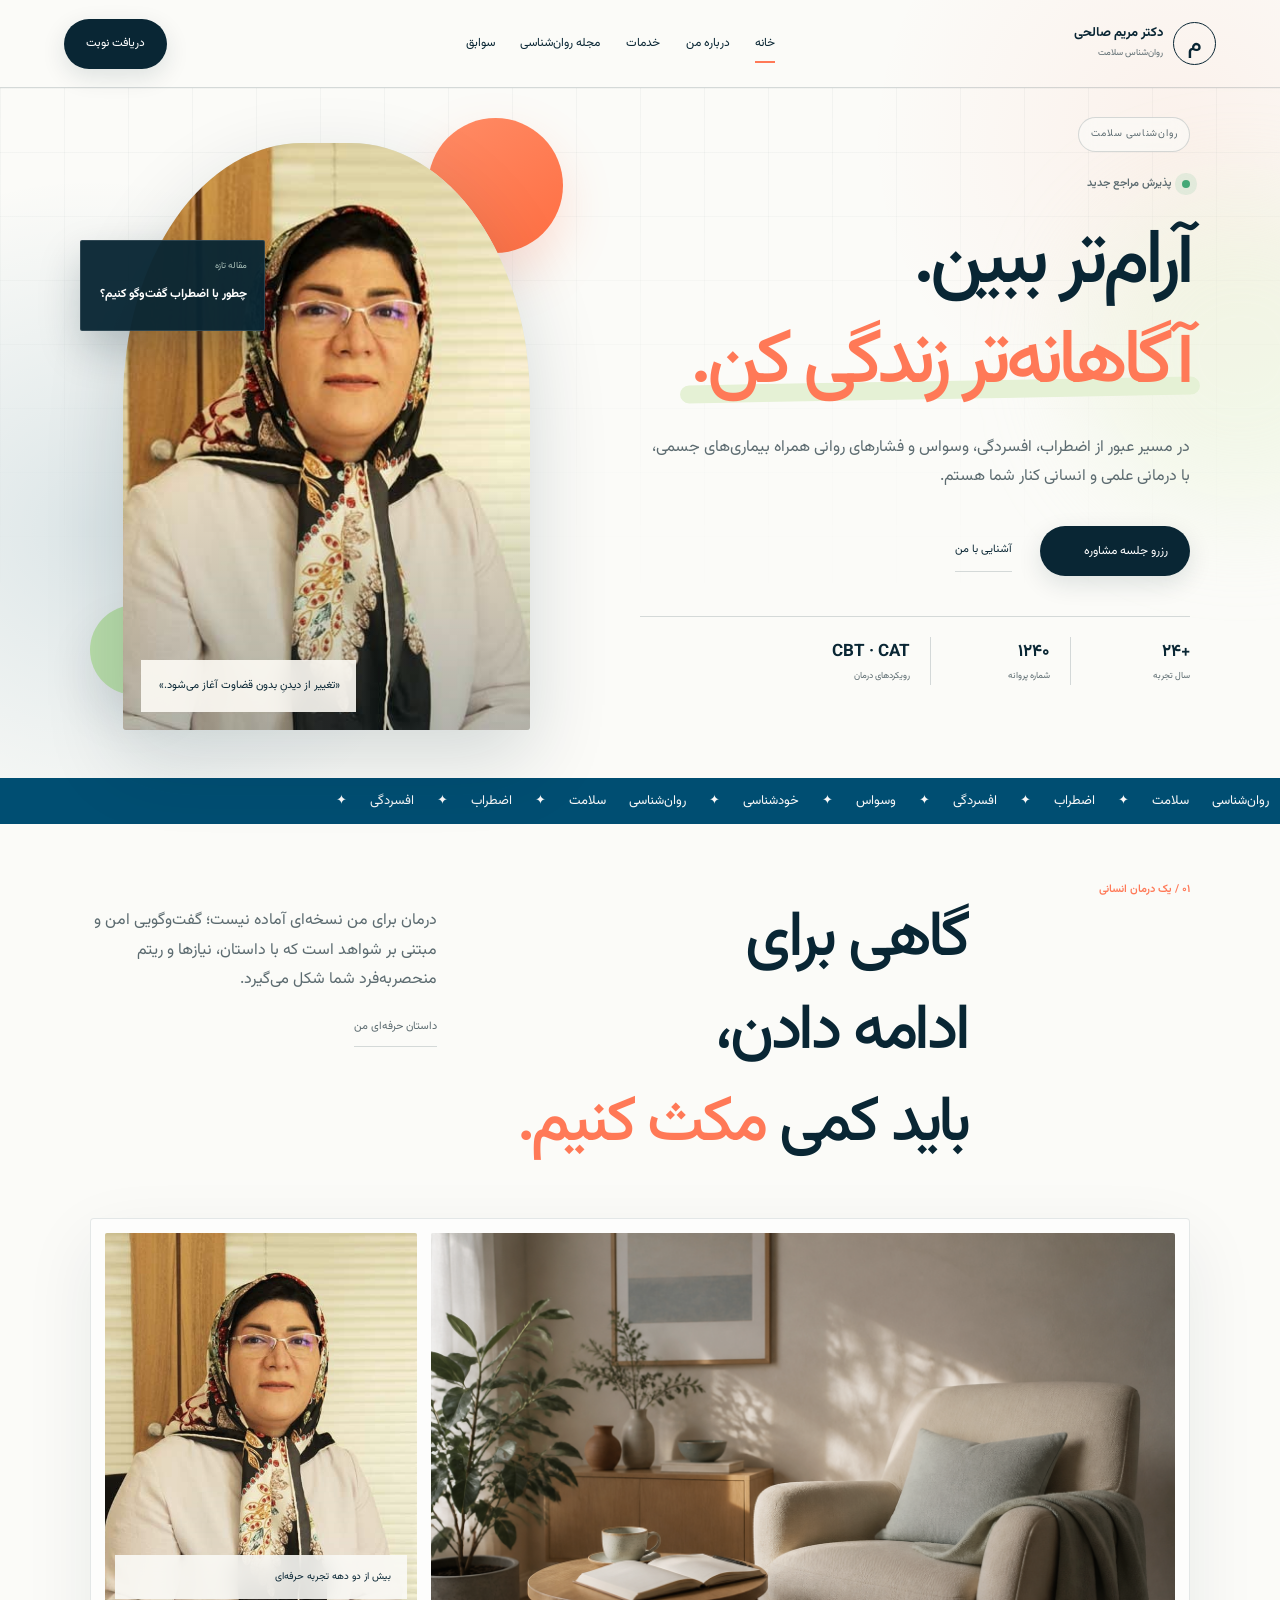
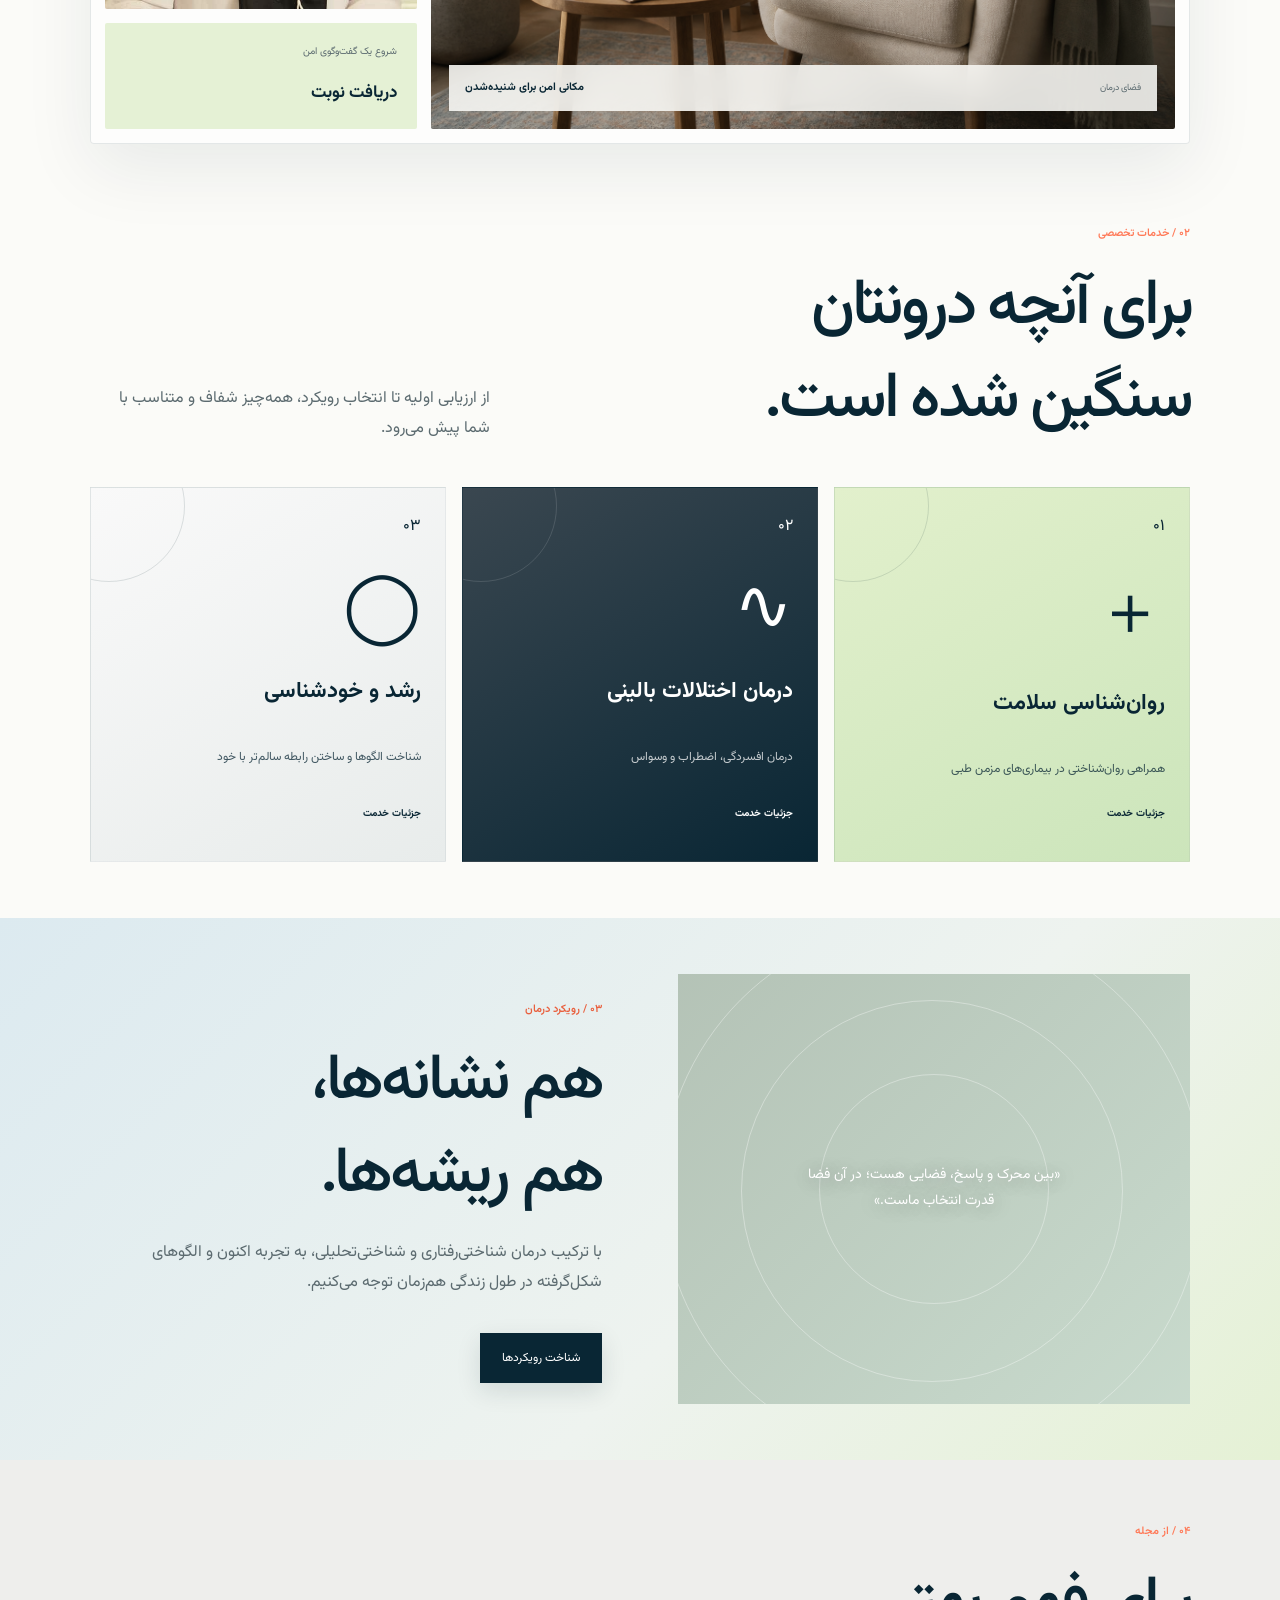
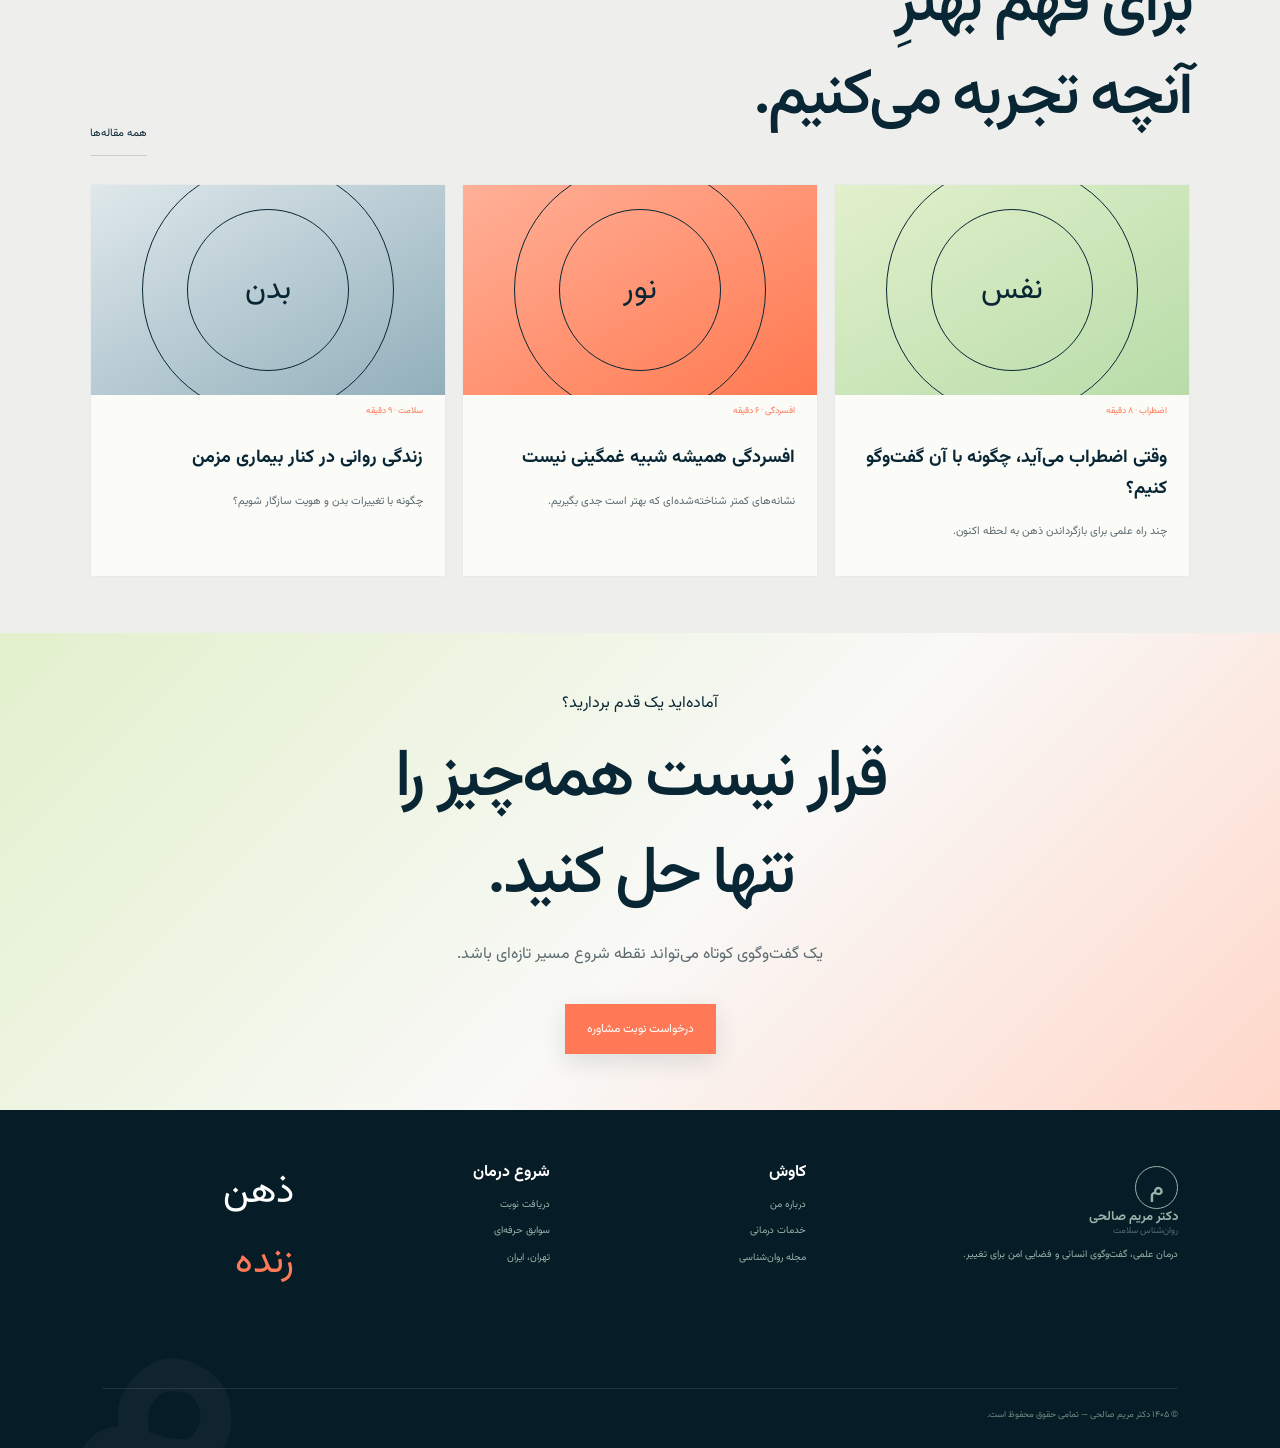
<file: index.html>
<!doctype html><html lang="fa" dir="rtl"><head><meta charset="UTF-8"><meta name="viewport" content="width=device-width,initial-scale=1"><meta name="theme-color" content="#173d37"><meta name="description" content="دکتر مریم صالحی، روان‌شناس سلامت و درمانگر بالینی"><title>دکتر مریم صالحی | روان‌شناس سلامت</title><link rel="stylesheet" href="styles.css"></head><body data-page="home"><div data-header></div><main>
<section class="hero"><div class="hero-copy reveal"><p class="kicker"><i></i> پذیرش مراجع جدید</p><h1>آرام‌تر ببین.<br><em>آگاهانه‌تر زندگی کن.</em></h1><p>در مسیر عبور از اضطراب، افسردگی، وسواس و فشارهای روانی همراه بیماری‌های جسمی، با درمانی علمی و انسانی کنار شما هستم.</p><div class="actions"><a class="btn" href="appointment.html">رزرو جلسه مشاوره <span>↙</span></a><a class="text-link" href="about.html">آشنایی با من ←</a></div><div class="proof"><div><b>+۲۴</b><span>سال تجربه</span></div><div><b>۱۲۴۰</b><span>شماره پروانه</span></div><div><b>CBT · CAT</b><span>رویکردهای درمان</span></div></div></div>
<div class="hero-art reveal delay"><div class="orb coral"></div><div class="orb sage"></div><div class="portrait"><svg viewBox="0 0 560 660" role="img" aria-label="پرتره هنری روان‌شناس"><path fill="#c5a48d" d="M125 660c12-115 59-168 132-195-39-38-62-99-51-165 14-83 66-137 137-130 72 8 111 72 100 154-8 61-38 112-78 141 79 24 126 84 140 195z"/><g fill="none" stroke="#173d37" stroke-width="2.2" stroke-linecap="round"><path d="M307 165c-69 12-106 77-101 142 5 71 39 132 99 159M310 176c76-17 144 39 135 132-6 68-36 125-86 158M272 276c20-12 41-11 59 2M371 281c20-9 38-5 53 8M344 297c-7 29-9 56 9 67 9 6 21 4 30 0M315 391c29 20 60 21 89 0M257 467c-78 26-119 88-132 193M365 467c86 22 129 89 140 193"/></g></svg><q>تغییر از دیدنِ بدون قضاوت آغاز می‌شود.</q></div><a class="fresh" href="article-anxiety.html"><small>مقاله تازه</small><b>چطور با اضطراب گفت‌وگو کنیم؟</b><span>←</span></a></div></section>
<div class="marquee"><div>روان‌شناسی سلامت ✦ اضطراب ✦ افسردگی ✦ وسواس ✦ خودشناسی ✦ روان‌شناسی سلامت ✦ اضطراب ✦ افسردگی ✦</div></div>
<section class="intro section"><span class="label reveal">۰۱ / یک درمان انسانی</span><h2 class="reveal">گاهی برای ادامه دادن،<br>باید کمی <em>مکث کنیم.</em></h2><div class="reveal"><p>درمان برای من نسخه‌ای آماده نیست؛ گفت‌وگویی امن و مبتنی بر شواهد است که با داستان، نیازها و ریتم منحصربه‌فرد شما شکل می‌گیرد.</p><a class="line-link" href="about.html">داستان حرفه‌ای من ←</a></div></section>
<section class="section services-home"><div class="section-head reveal"><div><span class="label">۰۲ / خدمات تخصصی</span><h2>برای آنچه درونتان<br>سنگین شده است.</h2></div><p>از ارزیابی اولیه تا انتخاب رویکرد، همه‌چیز شفاف و متناسب با شما پیش می‌رود.</p></div><div class="service-grid"><a class="service sage-bg reveal" href="services.html#health"><span>۰۱</span><b class="symbol">＋</b><h3>روان‌شناسی سلامت</h3><p>همراهی روان‌شناختی در بیماری‌های مزمن طبی</p><strong>جزئیات خدمت ←</strong></a><a class="service clay-bg reveal delay" href="services.html#clinical"><span>۰۲</span><b class="symbol">∿</b><h3>درمان اختلالات بالینی</h3><p>درمان افسردگی، اضطراب و وسواس</p><strong>جزئیات خدمت ←</strong></a><a class="service cream-bg reveal delay2" href="services.html#growth"><span>۰۳</span><b class="symbol">◯</b><h3>رشد و خودشناسی</h3><p>شناخت الگوها و ساختن رابطه سالم‌تر با خود</p><strong>جزئیات خدمت ←</strong></a></div></section>
<section class="method section"><div class="method-art reveal"><div class="rings"></div><q>بین محرک و پاسخ، فضایی هست؛ در آن فضا قدرت انتخاب ماست.</q></div><div class="reveal"><span class="label">۰۳ / رویکرد درمان</span><h2>هم نشانه‌ها،<br>هم ریشه‌ها.</h2><p>با ترکیب درمان شناختی‌رفتاری و شناختی‌تحلیلی، به تجربه اکنون و الگوهای شکل‌گرفته در طول زندگی هم‌زمان توجه می‌کنیم.</p><a class="btn pale" href="services.html#approaches">شناخت رویکردها ←</a></div></section>
<section class="journal section"><div class="section-head reveal"><div><span class="label">۰۴ / از مجله</span><h2>برای فهم بهترِ<br>آنچه تجربه می‌کنیم.</h2></div><a class="line-link" href="articles.html">همه مقاله‌ها ←</a></div><div class="articles"><a class="article reveal" href="article-anxiety.html"><div class="article-art a1">نفس</div><small>اضطراب · ۸ دقیقه</small><h3>وقتی اضطراب می‌آید، چگونه با آن گفت‌وگو کنیم؟</h3><p>چند راه علمی برای بازگرداندن ذهن به لحظه اکنون.</p></a><a class="article reveal delay" href="article-depression.html"><div class="article-art a2">نور</div><small>افسردگی · ۶ دقیقه</small><h3>افسردگی همیشه شبیه غمگینی نیست</h3><p>نشانه‌های کمتر شناخته‌شده‌ای که بهتر است جدی بگیریم.</p></a><a class="article reveal delay2" href="article-chronic-illness.html"><div class="article-art a3">بدن</div><small>سلامت · ۹ دقیقه</small><h3>زندگی روانی در کنار بیماری مزمن</h3><p>چگونه با تغییرات بدن و هویت سازگار شویم؟</p></a></div></section>
<section class="cta section reveal"><span>آماده‌اید یک قدم بردارید؟</span><h2>قرار نیست همه‌چیز را<br>تنها حل کنید.</h2><p>یک گفت‌وگوی کوتاه می‌تواند نقطه شروع مسیر تازه‌ای باشد.</p><a class="btn coral-btn" href="appointment.html">درخواست نوبت مشاوره ↙</a></section></main><div data-footer></div><script src="script.js"></script></body></html>
</file>
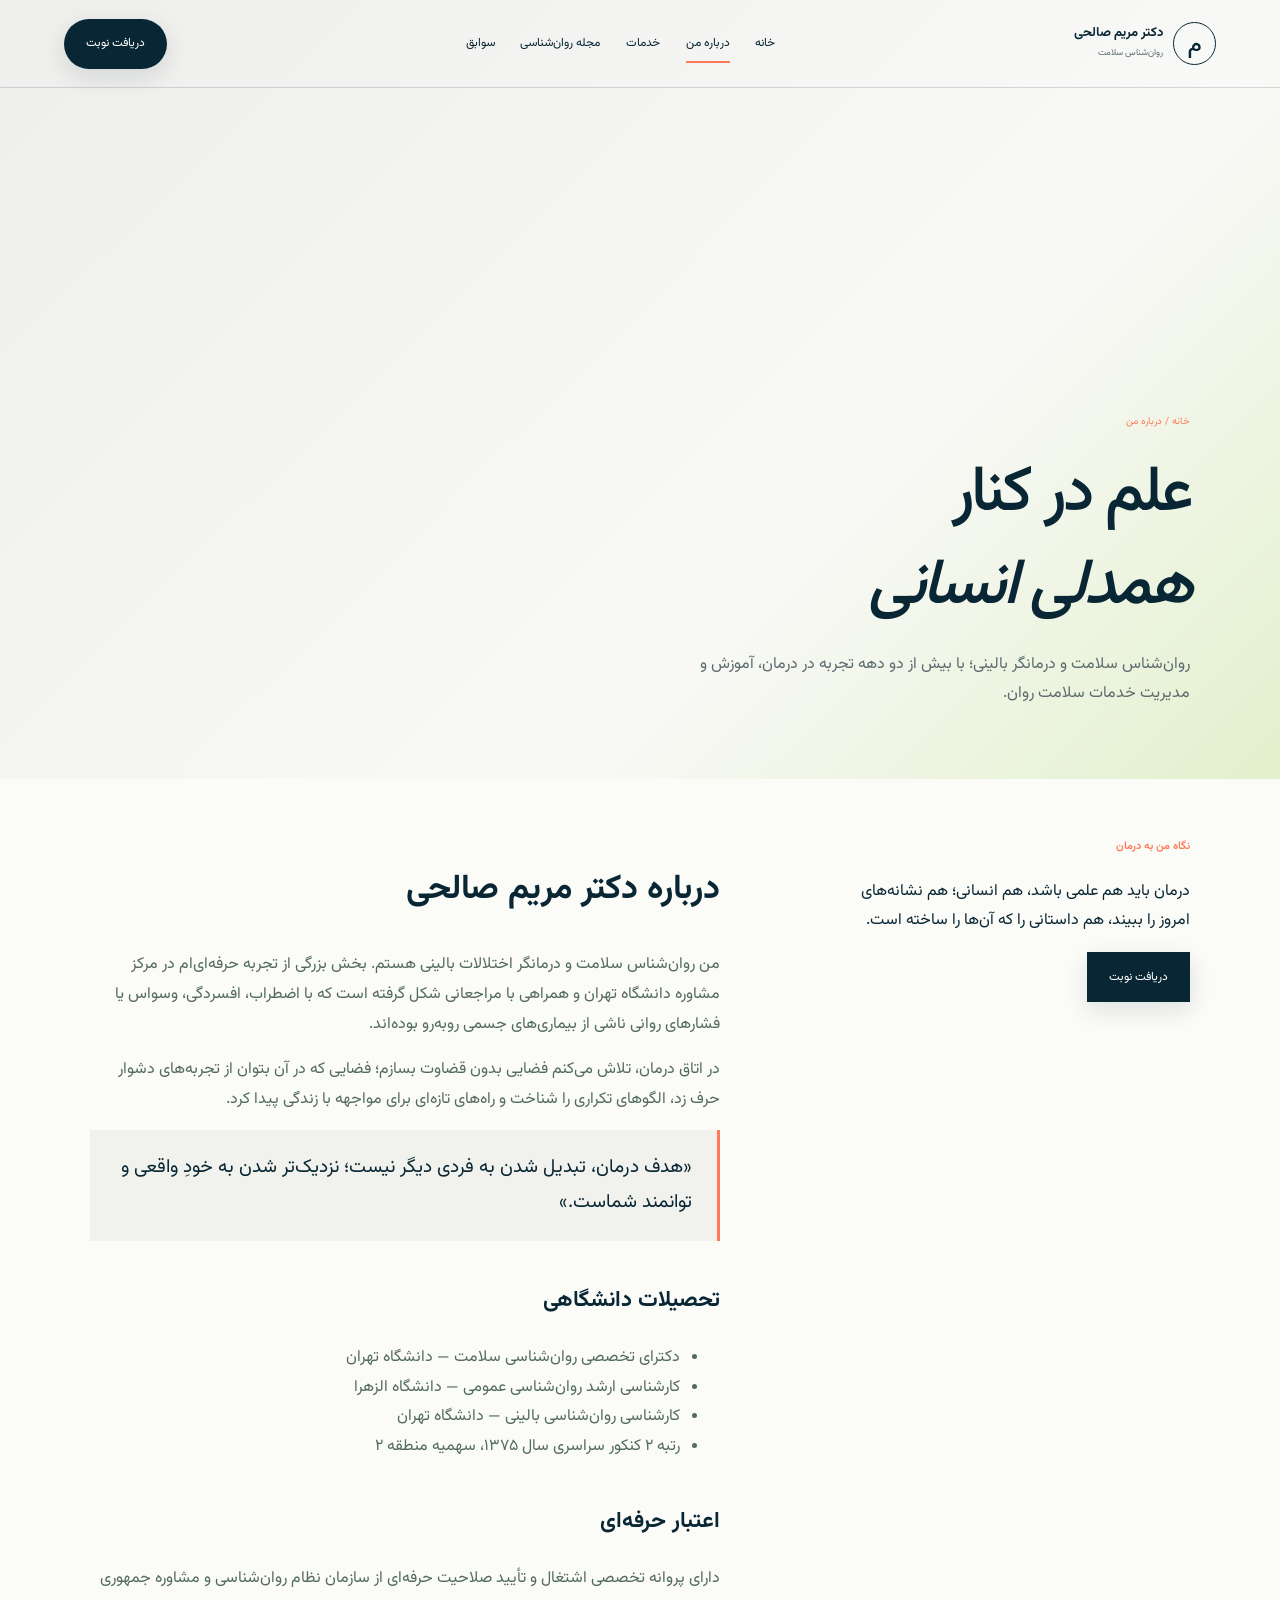
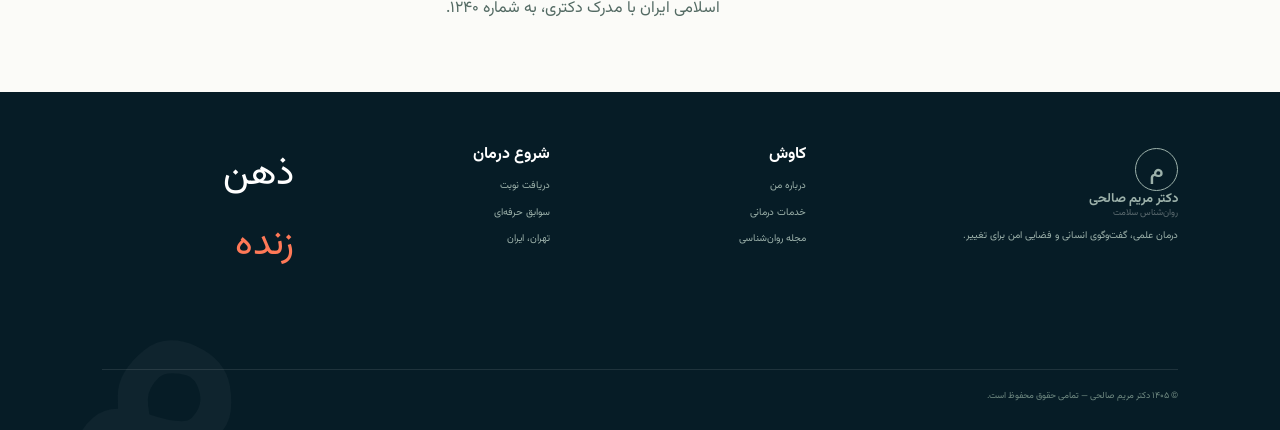
<file: about.html>
<!doctype html><html lang="fa" dir="rtl"><head><meta charset="UTF-8"><meta name="viewport" content="width=device-width,initial-scale=1"><title>درباره من | دکتر مریم صالحی</title><link rel="stylesheet" href="styles.css"></head><body data-page="about"><div data-header></div><main id="main"><section class="page-hero"><div class="reveal"><span class="crumb">خانه / درباره من</span><h1>علم در کنار<br><em>همدلی انسانی</em></h1><p>روان‌شناس سلامت و درمانگر بالینی؛ با بیش از دو دهه تجربه در درمان، آموزش و مدیریت خدمات سلامت روان.</p></div><div class="num reveal">۲۴</div></section><section class="content split"><aside class="reveal"><span class="label">نگاه من به درمان</span><p>درمان باید هم علمی باشد، هم انسانی؛ هم نشانه‌های امروز را ببیند، هم داستانی را که آن‌ها را ساخته است.</p><a class="btn" href="appointment.html">دریافت نوبت ↙</a></aside><article class="prose reveal"><h2>درباره دکتر مریم صالحی</h2><p>من روان‌شناس سلامت و درمانگر اختلالات بالینی هستم. بخش بزرگی از تجربه حرفه‌ای‌ام در مرکز مشاوره دانشگاه تهران و همراهی با مراجعانی شکل گرفته است که با اضطراب، افسردگی، وسواس یا فشارهای روانی ناشی از بیماری‌های جسمی روبه‌رو بوده‌اند.</p><p>در اتاق درمان، تلاش می‌کنم فضایی بدون قضاوت بسازم؛ فضایی که در آن بتوان از تجربه‌های دشوار حرف زد، الگوهای تکراری را شناخت و راه‌های تازه‌ای برای مواجهه با زندگی پیدا کرد.</p><div class="quote">«هدف درمان، تبدیل شدن به فردی دیگر نیست؛ نزدیک‌تر شدن به خودِ واقعی و توانمند شماست.»</div><h3>تحصیلات دانشگاهی</h3><ul><li>دکترای تخصصی روان‌شناسی سلامت — دانشگاه تهران</li><li>کارشناسی ارشد روان‌شناسی عمومی — دانشگاه الزهرا</li><li>کارشناسی روان‌شناسی بالینی — دانشگاه تهران</li><li>رتبه ۲ کنکور سراسری سال ۱۳۷۵، سهمیه منطقه ۲</li></ul><h3>اعتبار حرفه‌ای</h3><p>دارای پروانه تخصصی اشتغال و تأیید صلاحیت حرفه‌ای از سازمان نظام روان‌شناسی و مشاوره جمهوری اسلامی ایران با مدرک دکتری، به شماره ۱۲۴۰.</p></article></section></main><div data-footer></div><script src="script.js"></script></body></html>
</file>
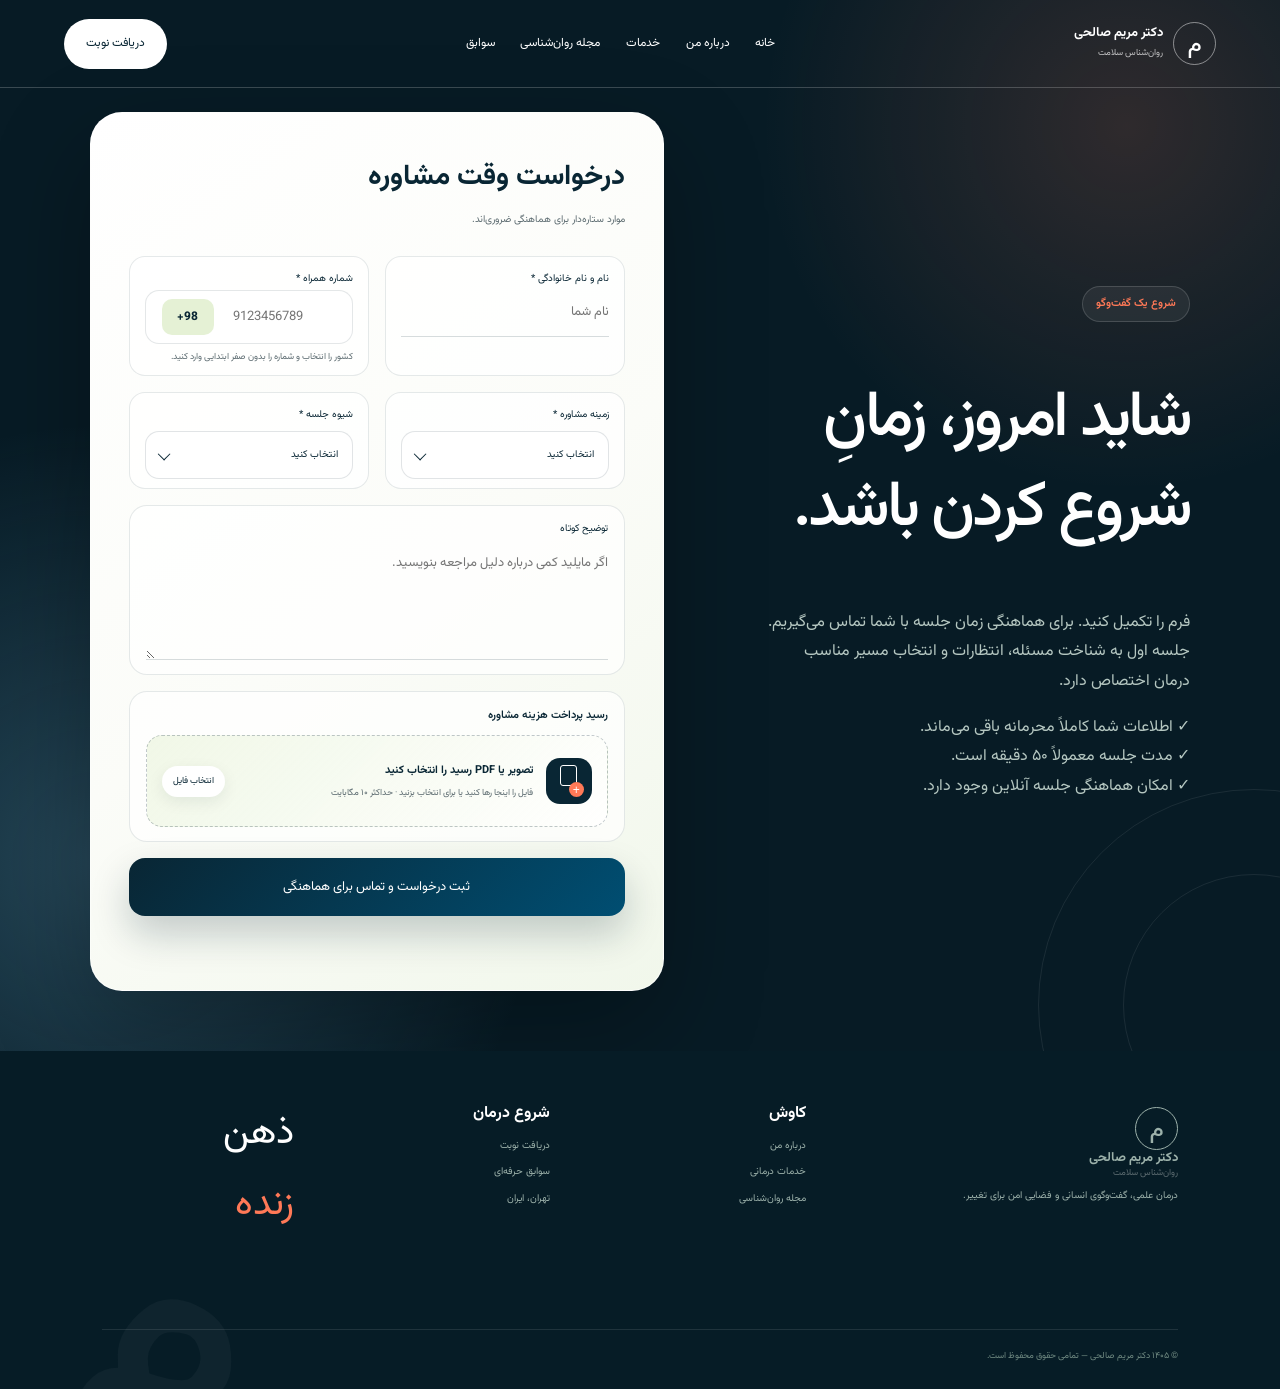
<file: appointment.html>
<!doctype html>
<html lang="fa" dir="rtl">
<head>
  <meta charset="UTF-8">
  <meta name="viewport" content="width=device-width,initial-scale=1">
  <title>دریافت نوبت | دکتر مریم صالحی</title>
  <link rel="stylesheet" href="styles.css?v=20260828-2">
  <link rel="stylesheet" href="appointment-fixes.css?v=20260828-2">
</head>
<body data-page="appointment">
  <div data-header></div>
  <main id="main" class="booking">
    <section class="booking-info reveal">
      <span class="label">شروع یک گفت‌وگو</span>
      <h1>شاید امروز، زمانِ<br>شروع کردن باشد.</h1>
      <p>فرم را تکمیل کنید. برای هماهنگی زمان جلسه با شما تماس می‌گیریم. جلسه اول به شناخت مسئله، انتظارات و انتخاب مسیر مناسب درمان اختصاص دارد.</p>
      <p>✓ اطلاعات شما کاملاً محرمانه باقی می‌ماند.<br>✓ مدت جلسه معمولاً ۵۰ دقیقه است.<br>✓ امکان هماهنگی جلسه آنلاین وجود دارد.</p>
    </section>
    <form class="form reveal" novalidate>
      <h2>درخواست وقت مشاوره</h2>
      <p>موارد ستاره‌دار برای هماهنگی ضروری‌اند.</p>
      <label>نام و نام خانوادگی *<input name="name" autocomplete="name" required placeholder="نام شما"></label>
      <label>شماره همراه *
        <span class="phone-field" dir="ltr">
          <span class="country-picker">
            <input type="hidden" name="country-code" value="+98">
            <button class="country-trigger" type="button" aria-label="انتخاب کشور؛ ایران" aria-haspopup="listbox" aria-expanded="false"><span>+98</span></button>
            <span class="country-menu" role="listbox" aria-label="کشورها">
              <span class="country-loading">در حال آماده‌سازی کشورها…</span>
            </span>
          </span>
          <input name="phone" type="tel" autocomplete="tel-national" inputmode="tel" required maxlength="24" placeholder="912 000 0000" aria-describedby="phone-help">
        </span>
        <small id="phone-help" class="field-help">کشور را انتخاب و شماره را بدون صفر ابتدایی وارد کنید.</small>
      </label>
      <label class="select-control">زمینه مشاوره *
        <span class="select-shell">
          <select name="topic" required>
            <option value="">انتخاب کنید</option>
            <option>اضطراب و افسردگی</option>
            <option>وسواس</option>
            <option>روان‌شناسی سلامت</option>
            <option>رشد و خودشناسی</option>
          </select>
        </span>
      </label>
      <label class="select-control">شیوه جلسه *
        <span class="select-shell">
          <select name="session" required>
            <option value="">انتخاب کنید</option>
            <option>حضوری</option>
            <option>آنلاین</option>
          </select>
        </span>
      </label>
      <label class="full">توضیح کوتاه <textarea rows="4" placeholder="اگر مایلید کمی درباره دلیل مراجعه بنویسید."></textarea></label>
      <label class="receipt-upload full">
        <span class="receipt-title">رسید پرداخت هزینه مشاوره</span>
        <input type="file" name="payment-receipt" accept="image/jpeg,image/png,image/webp,application/pdf">
        <span class="receipt-drop">
          <span class="receipt-icon" aria-hidden="true"><i></i></span>
          <span class="receipt-copy"><b>تصویر یا PDF رسید را انتخاب کنید</b><small>فایل را اینجا رها کنید یا برای انتخاب بزنید · حداکثر ۱۰ مگابایت</small></span>
          <span class="receipt-action">انتخاب فایل</span>
        </span>
        <span class="receipt-file" aria-live="polite"></span>
      </label>
      <button class="btn" type="submit">ثبت درخواست و تماس برای هماهنگی</button>
      <p class="status" role="status"></p>
    </form>
  </main>
  <div data-footer></div>
  <script src="assets/vendor/libphonenumber-max.js?v=20260828-2"></script>
  <script src="script.js?v=20260828-2"></script>
</body>
</html>
</file>
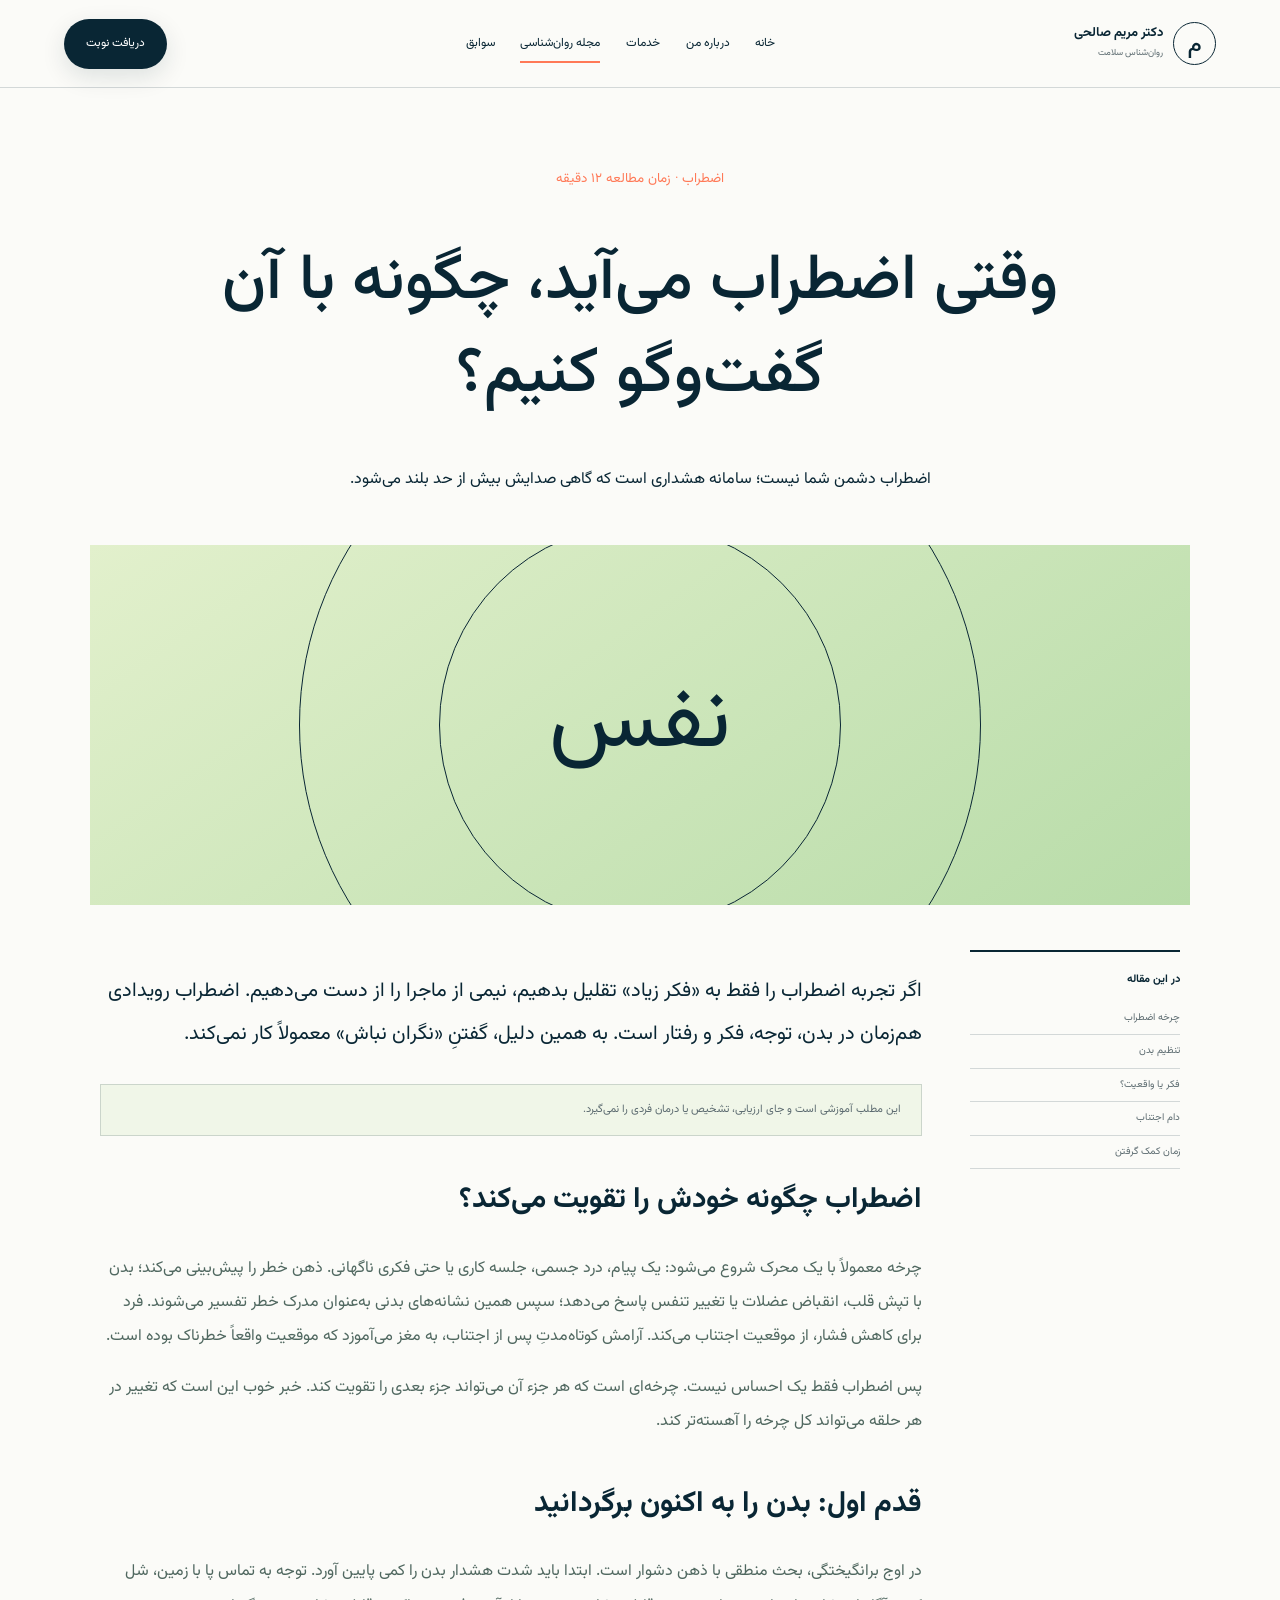
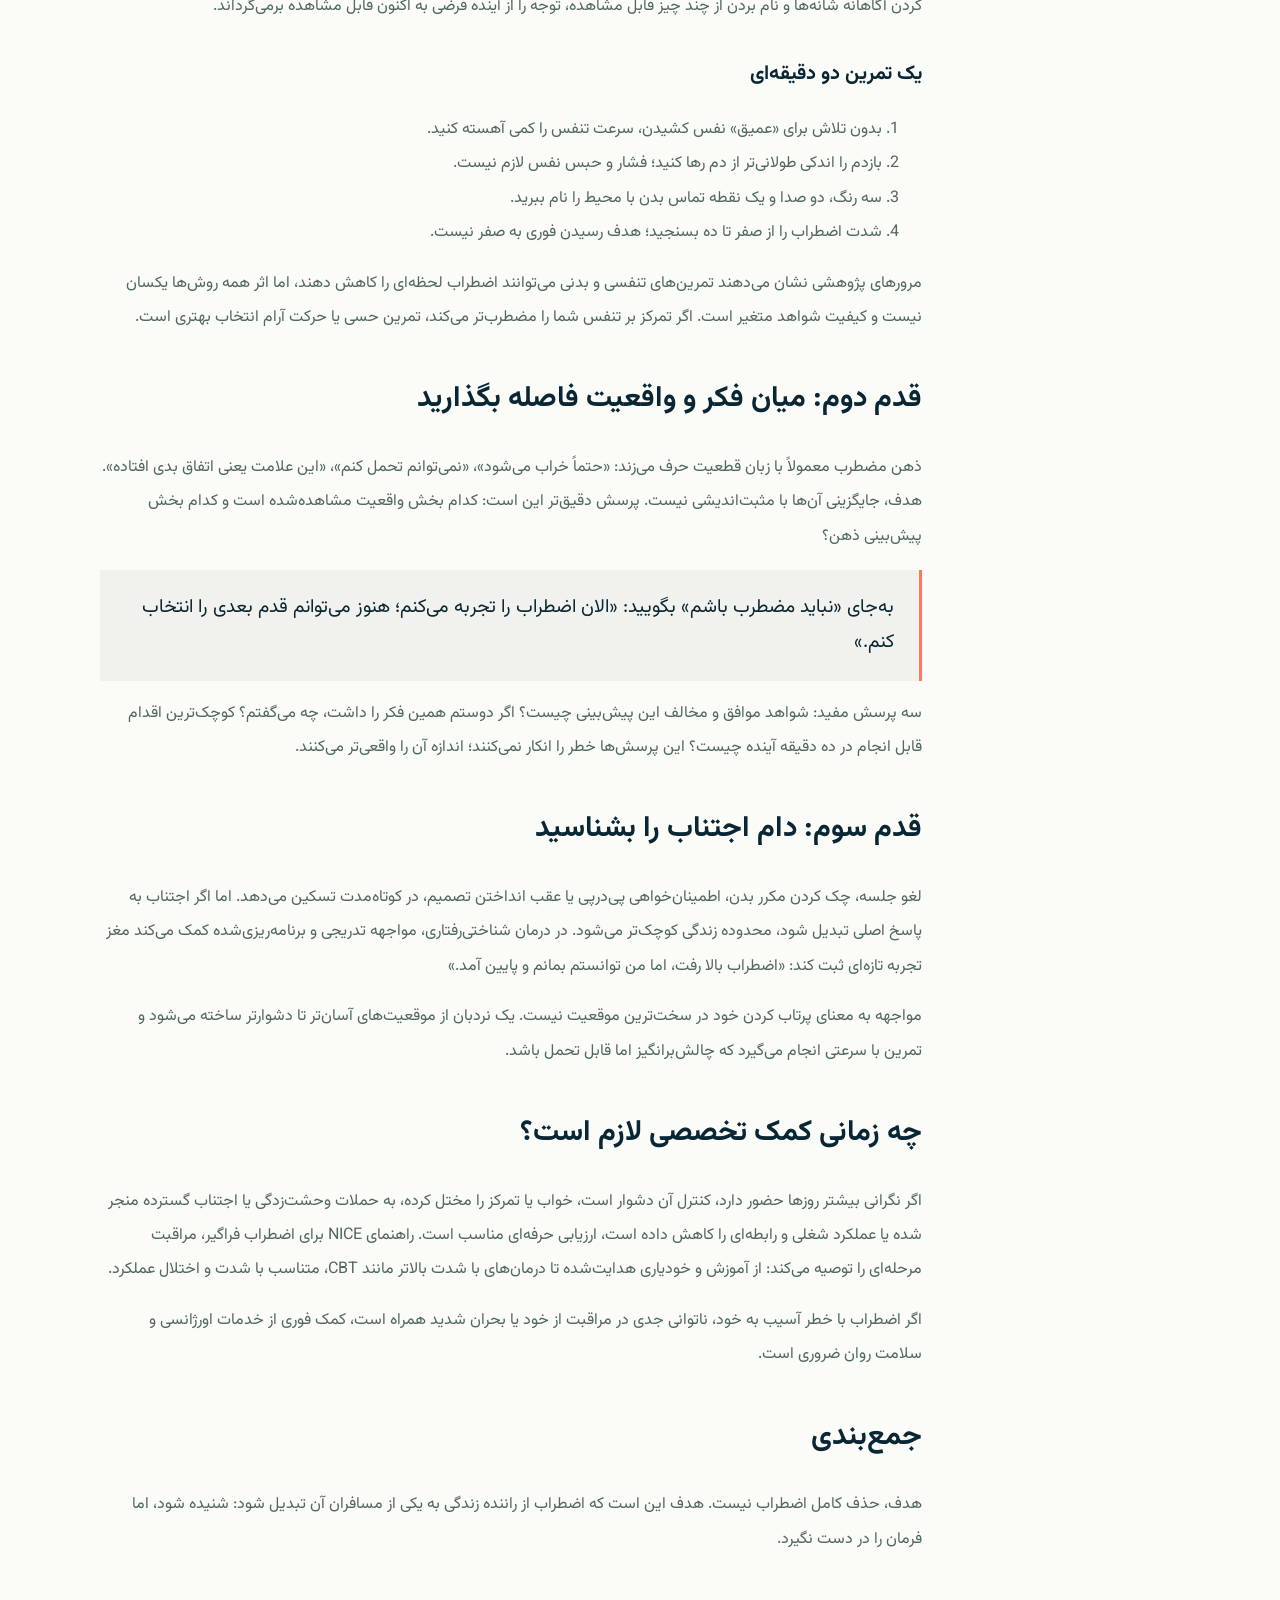
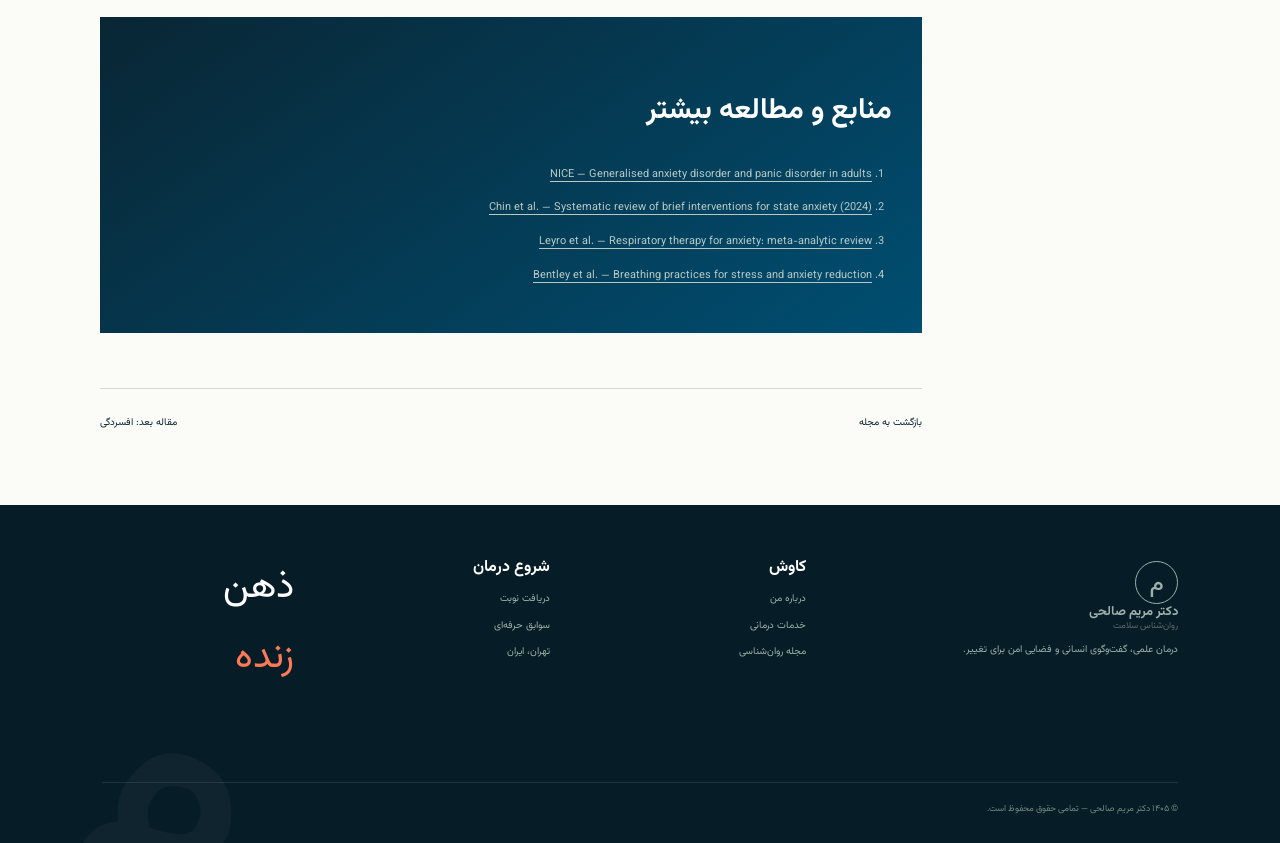
<file: article-anxiety.html>
<!doctype html><html lang="fa" dir="rtl"><head><meta charset="UTF-8"><meta name="viewport" content="width=device-width,initial-scale=1"><meta name="description" content="راهنمای علمی و عملی شناخت و مدیریت اضطراب"><title>چگونه با اضطراب گفت‌وگو کنیم؟ | دکتر مریم صالحی</title><link rel="stylesheet" href="styles.css"></head><body data-page="articles"><div data-header></div><main id="main" class="article-page"><header class="article-head reveal"><small>اضطراب · زمان مطالعه ۱۲ دقیقه</small><h1>وقتی اضطراب می‌آید، چگونه با آن گفت‌وگو کنیم؟</h1><p>اضطراب دشمن شما نیست؛ سامانه هشداری است که گاهی صدایش بیش از حد بلند می‌شود.</p></header><div class="cover a1 reveal"><span>نفس</span></div><div class="reading-layout"><aside class="toc reveal"><b>در این مقاله</b><a href="#cycle">چرخه اضطراب</a><a href="#body">تنظیم بدن</a><a href="#thought">فکر یا واقعیت؟</a><a href="#avoidance">دام اجتناب</a><a href="#help">زمان کمک گرفتن</a></aside><article class="article-body reveal"><p class="lead">اگر تجربه اضطراب را فقط به «فکر زیاد» تقلیل بدهیم، نیمی از ماجرا را از دست می‌دهیم. اضطراب رویدادی هم‌زمان در بدن، توجه، فکر و رفتار است. به همین دلیل، گفتنِ «نگران نباش» معمولاً کار نمی‌کند.</p><div class="article-note">این مطلب آموزشی است و جای ارزیابی، تشخیص یا درمان فردی را نمی‌گیرد.</div><h2 id="cycle">اضطراب چگونه خودش را تقویت می‌کند؟</h2><p>چرخه معمولاً با یک محرک شروع می‌شود: یک پیام، درد جسمی، جلسه کاری یا حتی فکری ناگهانی. ذهن خطر را پیش‌بینی می‌کند؛ بدن با تپش قلب، انقباض عضلات یا تغییر تنفس پاسخ می‌دهد؛ سپس همین نشانه‌های بدنی به‌عنوان مدرک خطر تفسیر می‌شوند. فرد برای کاهش فشار، از موقعیت اجتناب می‌کند. آرامش کوتاه‌مدتِ پس از اجتناب، به مغز می‌آموزد که موقعیت واقعاً خطرناک بوده است.</p><p>پس اضطراب فقط یک احساس نیست. چرخه‌ای است که هر جزء آن می‌تواند جزء بعدی را تقویت کند. خبر خوب این است که تغییر در هر حلقه می‌تواند کل چرخه را آهسته‌تر کند.</p><h2 id="body">قدم اول: بدن را به اکنون برگردانید</h2><p>در اوج برانگیختگی، بحث منطقی با ذهن دشوار است. ابتدا باید شدت هشدار بدن را کمی پایین آورد. توجه به تماس پا با زمین، شل کردن آگاهانه شانه‌ها و نام بردن از چند چیز قابل مشاهده، توجه را از آینده فرضی به اکنون قابل مشاهده برمی‌گرداند.</p><h3>یک تمرین دو دقیقه‌ای</h3><ol><li>بدون تلاش برای «عمیق» نفس کشیدن، سرعت تنفس را کمی آهسته کنید.</li><li>بازدم را اندکی طولانی‌تر از دم رها کنید؛ فشار و حبس نفس لازم نیست.</li><li>سه رنگ، دو صدا و یک نقطه تماس بدن با محیط را نام ببرید.</li><li>شدت اضطراب را از صفر تا ده بسنجید؛ هدف رسیدن فوری به صفر نیست.</li></ol><p>مرورهای پژوهشی نشان می‌دهند تمرین‌های تنفسی و بدنی می‌توانند اضطراب لحظه‌ای را کاهش دهند، اما اثر همه روش‌ها یکسان نیست و کیفیت شواهد متغیر است. اگر تمرکز بر تنفس شما را مضطرب‌تر می‌کند، تمرین حسی یا حرکت آرام انتخاب بهتری است.</p><h2 id="thought">قدم دوم: میان فکر و واقعیت فاصله بگذارید</h2><p>ذهن مضطرب معمولاً با زبان قطعیت حرف می‌زند: «حتماً خراب می‌شود»، «نمی‌توانم تحمل کنم»، «این علامت یعنی اتفاق بدی افتاده». هدف، جایگزینی آن‌ها با مثبت‌اندیشی نیست. پرسش دقیق‌تر این است: کدام بخش واقعیت مشاهده‌شده است و کدام بخش پیش‌بینی ذهن؟</p><div class="quote">به‌جای «نباید مضطرب باشم» بگویید: «الان اضطراب را تجربه می‌کنم؛ هنوز می‌توانم قدم بعدی را انتخاب کنم.»</div><p>سه پرسش مفید: شواهد موافق و مخالف این پیش‌بینی چیست؟ اگر دوستم همین فکر را داشت، چه می‌گفتم؟ کوچک‌ترین اقدام قابل انجام در ده دقیقه آینده چیست؟ این پرسش‌ها خطر را انکار نمی‌کنند؛ اندازه آن را واقعی‌تر می‌کنند.</p><h2 id="avoidance">قدم سوم: دام اجتناب را بشناسید</h2><p>لغو جلسه، چک کردن مکرر بدن، اطمینان‌خواهی پی‌درپی یا عقب انداختن تصمیم، در کوتاه‌مدت تسکین می‌دهد. اما اگر اجتناب به پاسخ اصلی تبدیل شود، محدوده زندگی کوچک‌تر می‌شود. در درمان شناختی‌رفتاری، مواجهه تدریجی و برنامه‌ریزی‌شده کمک می‌کند مغز تجربه تازه‌ای ثبت کند: «اضطراب بالا رفت، اما من توانستم بمانم و پایین آمد.»</p><p>مواجهه به معنای پرتاب کردن خود در سخت‌ترین موقعیت نیست. یک نردبان از موقعیت‌های آسان‌تر تا دشوارتر ساخته می‌شود و تمرین با سرعتی انجام می‌گیرد که چالش‌برانگیز اما قابل تحمل باشد.</p><h2 id="help">چه زمانی کمک تخصصی لازم است؟</h2><p>اگر نگرانی بیشتر روزها حضور دارد، کنترل آن دشوار است، خواب یا تمرکز را مختل کرده، به حملات وحشت‌زدگی یا اجتناب گسترده منجر شده یا عملکرد شغلی و رابطه‌ای را کاهش داده است، ارزیابی حرفه‌ای مناسب است. راهنمای NICE برای اضطراب فراگیر، مراقبت مرحله‌ای را توصیه می‌کند: از آموزش و خودیاری هدایت‌شده تا درمان‌های با شدت بالاتر مانند CBT، متناسب با شدت و اختلال عملکرد.</p><p>اگر اضطراب با خطر آسیب به خود، ناتوانی جدی در مراقبت از خود یا بحران شدید همراه است، کمک فوری از خدمات اورژانسی و سلامت روان ضروری است.</p><h2>جمع‌بندی</h2><p>هدف، حذف کامل اضطراب نیست. هدف این است که اضطراب از راننده زندگی به یکی از مسافران آن تبدیل شود: شنیده شود، اما فرمان را در دست نگیرد.</p><section class="sources"><h2>منابع و مطالعه بیشتر</h2><ol><li><a href="https://www.nice.org.uk/guidance/cg113/chapter/Recommendations" target="_blank" rel="noopener">NICE — Generalised anxiety disorder and panic disorder in adults</a></li><li><a href="https://pmc.ncbi.nlm.nih.gov/articles/PMC11203600/" target="_blank" rel="noopener">Chin et al. — Systematic review of brief interventions for state anxiety (2024)</a></li><li><a href="https://pmc.ncbi.nlm.nih.gov/articles/PMC8302658/" target="_blank" rel="noopener">Leyro et al. — Respiratory therapy for anxiety: meta-analytic review</a></li><li><a href="https://pmc.ncbi.nlm.nih.gov/articles/PMC10741869/" target="_blank" rel="noopener">Bentley et al. — Breathing practices for stress and anxiety reduction</a></li></ol></section><div class="article-nav"><a href="articles.html">→ بازگشت به مجله</a><a href="article-depression.html">مقاله بعد: افسردگی ←</a></div></article></div></main><div data-footer></div><script src="script.js"></script></body></html>
</file>
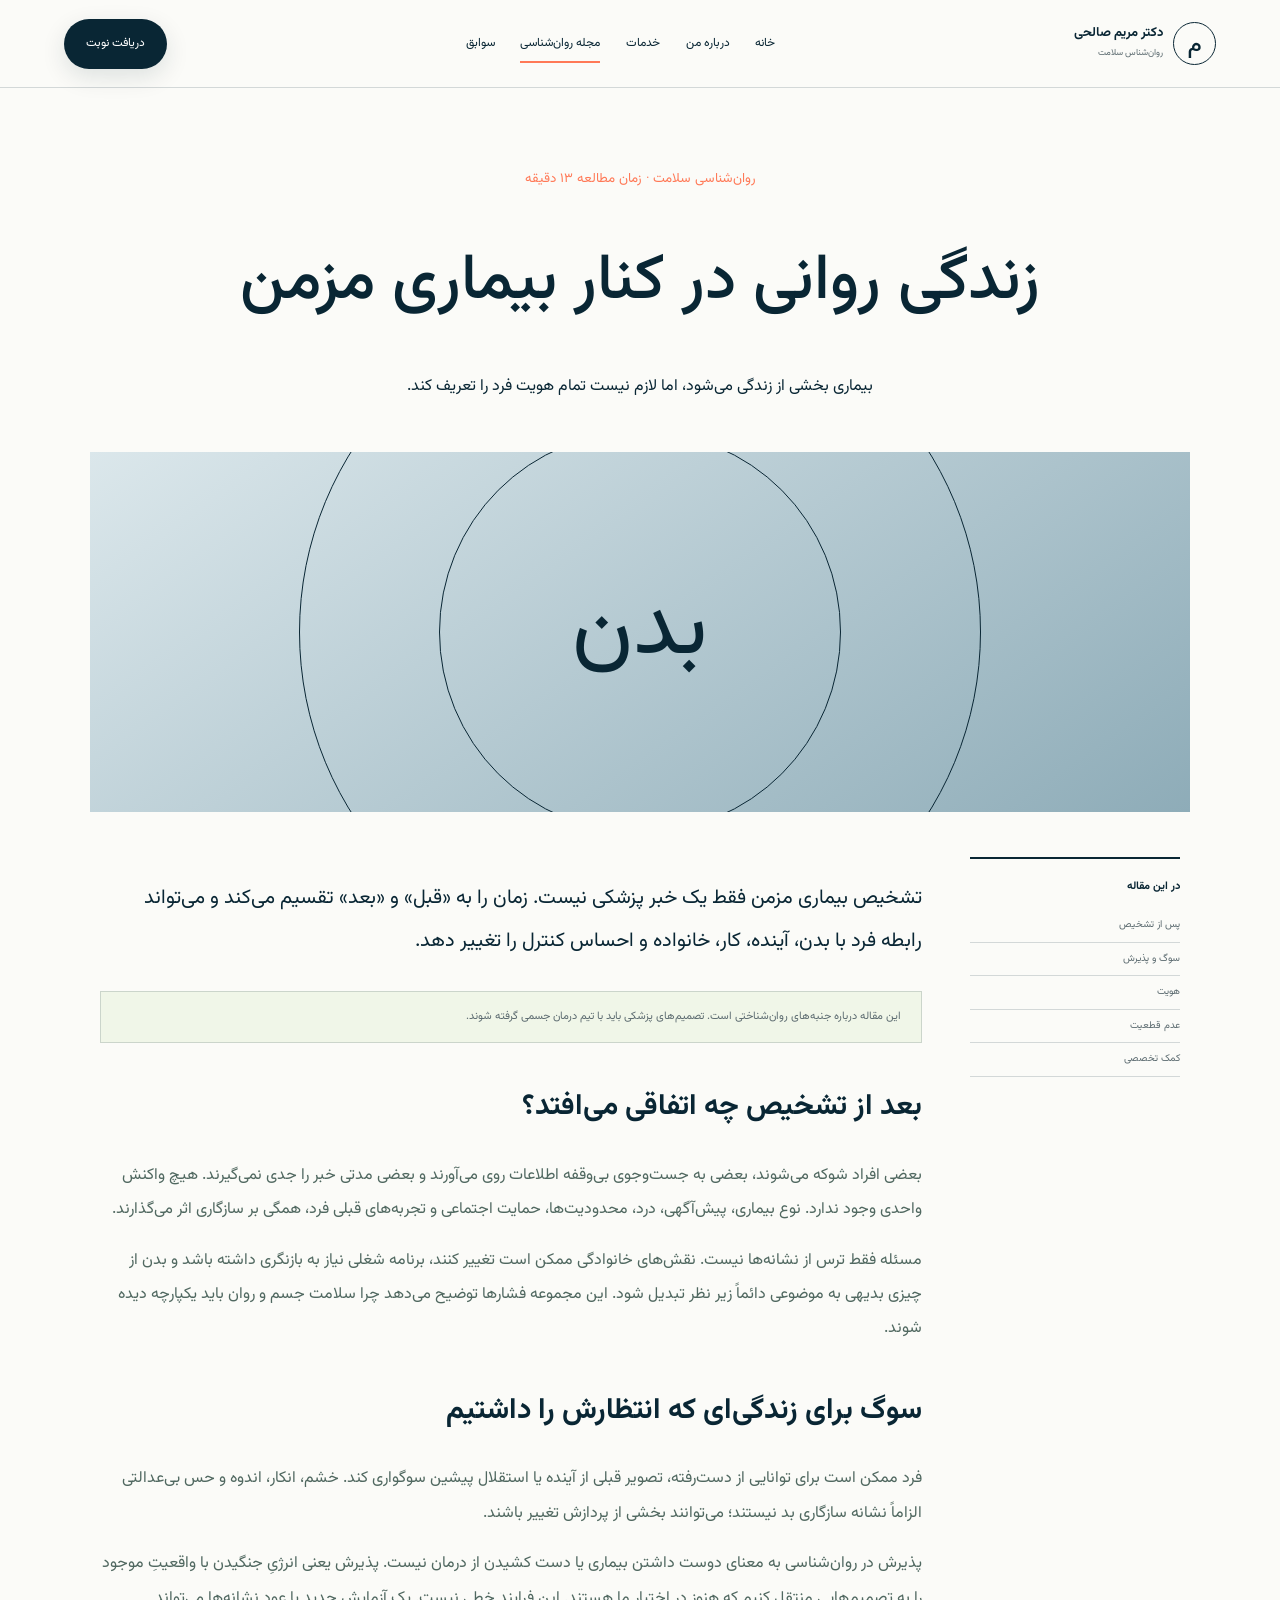
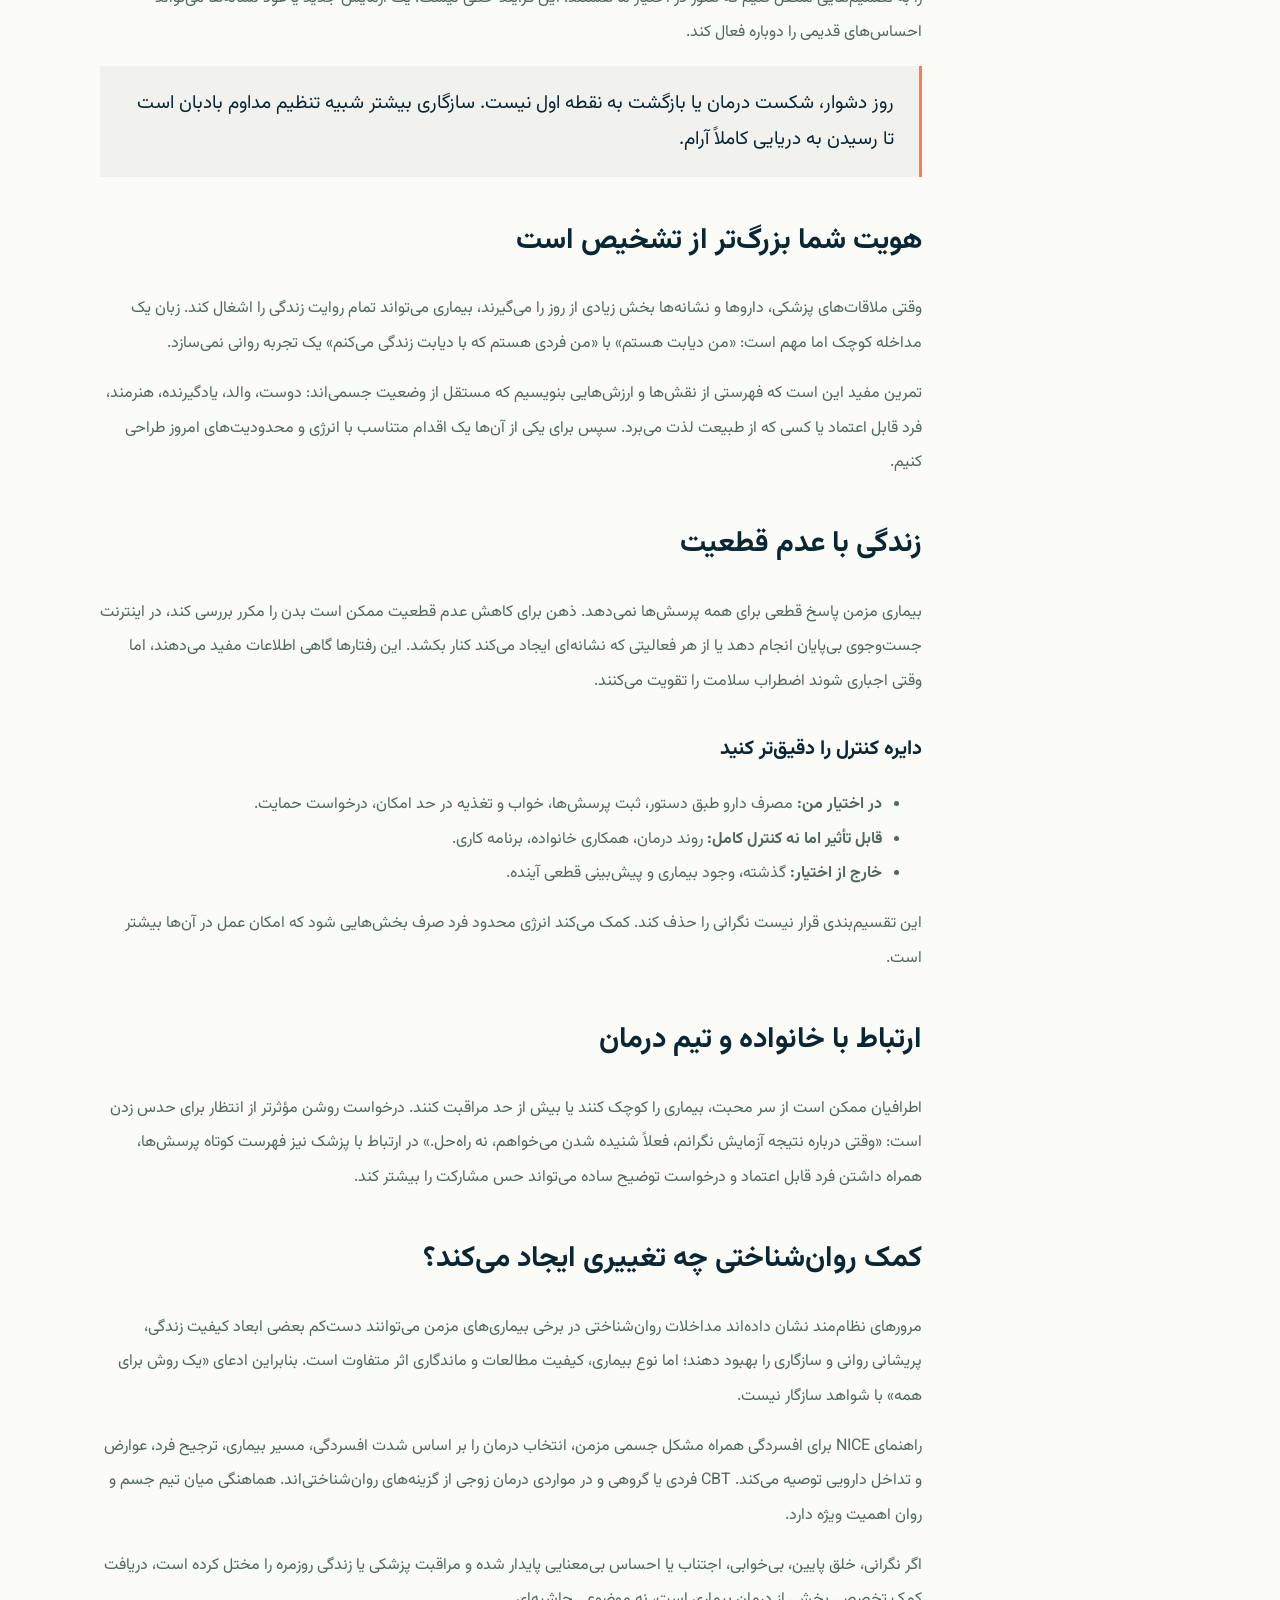
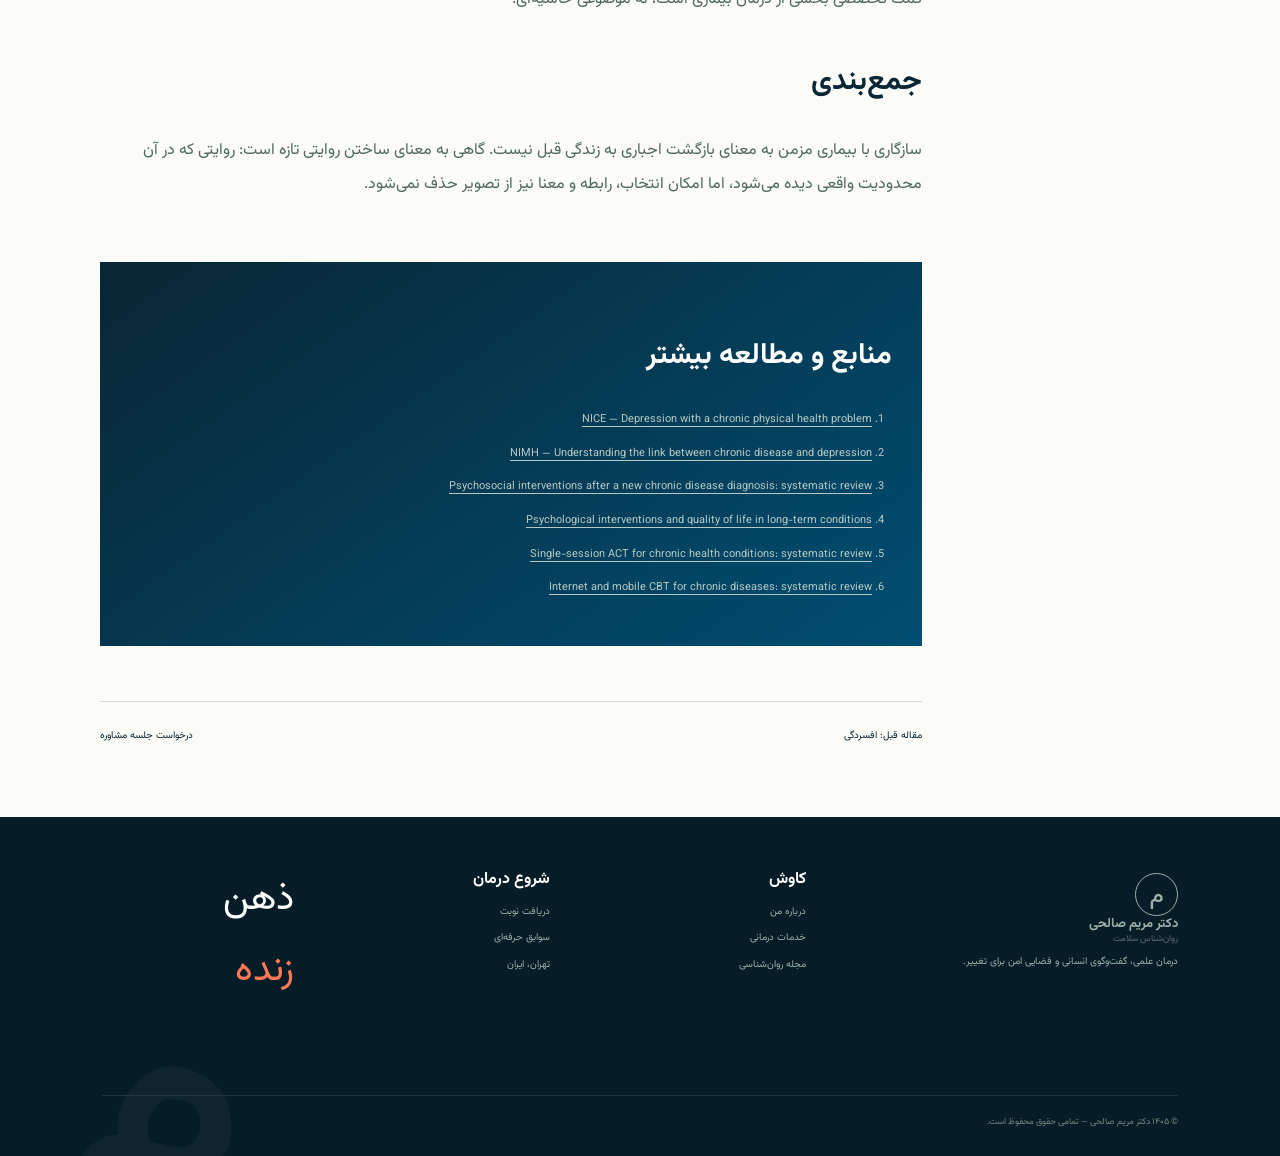
<file: article-chronic-illness.html>
<!doctype html><html lang="fa" dir="rtl"><head><meta charset="UTF-8"><meta name="viewport" content="width=device-width,initial-scale=1"><meta name="description" content="سازگاری روانی و حفظ کیفیت زندگی در کنار بیماری مزمن"><title>زندگی روانی در کنار بیماری مزمن | دکتر مریم صالحی</title><link rel="stylesheet" href="styles.css"></head><body data-page="articles"><div data-header></div><main id="main" class="article-page"><header class="article-head reveal"><small>روان‌شناسی سلامت · زمان مطالعه ۱۳ دقیقه</small><h1>زندگی روانی در کنار بیماری مزمن</h1><p>بیماری بخشی از زندگی می‌شود، اما لازم نیست تمام هویت فرد را تعریف کند.</p></header><div class="cover a3 reveal"><span>بدن</span></div><div class="reading-layout"><aside class="toc reveal"><b>در این مقاله</b><a href="#event">پس از تشخیص</a><a href="#grief">سوگ و پذیرش</a><a href="#identity">هویت</a><a href="#uncertainty">عدم قطعیت</a><a href="#support">کمک تخصصی</a></aside><article class="article-body reveal"><p class="lead">تشخیص بیماری مزمن فقط یک خبر پزشکی نیست. زمان را به «قبل» و «بعد» تقسیم می‌کند و می‌تواند رابطه فرد با بدن، آینده، کار، خانواده و احساس کنترل را تغییر دهد.</p><div class="article-note">این مقاله درباره جنبه‌های روان‌شناختی است. تصمیم‌های پزشکی باید با تیم درمان جسمی گرفته شوند.</div><h2 id="event">بعد از تشخیص چه اتفاقی می‌افتد؟</h2><p>بعضی افراد شوکه می‌شوند، بعضی به جست‌وجوی بی‌وقفه اطلاعات روی می‌آورند و بعضی مدتی خبر را جدی نمی‌گیرند. هیچ واکنش واحدی وجود ندارد. نوع بیماری، پیش‌آگهی، درد، محدودیت‌ها، حمایت اجتماعی و تجربه‌های قبلی فرد، همگی بر سازگاری اثر می‌گذارند.</p><p>مسئله فقط ترس از نشانه‌ها نیست. نقش‌های خانوادگی ممکن است تغییر کنند، برنامه شغلی نیاز به بازنگری داشته باشد و بدن از چیزی بدیهی به موضوعی دائماً زیر نظر تبدیل شود. این مجموعه فشارها توضیح می‌دهد چرا سلامت جسم و روان باید یکپارچه دیده شوند.</p><h2 id="grief">سوگ برای زندگی‌ای که انتظارش را داشتیم</h2><p>فرد ممکن است برای توانایی از دست‌رفته، تصویر قبلی از آینده یا استقلال پیشین سوگواری کند. خشم، انکار، اندوه و حس بی‌عدالتی الزاماً نشانه سازگاری بد نیستند؛ می‌توانند بخشی از پردازش تغییر باشند.</p><p>پذیرش در روان‌شناسی به معنای دوست داشتن بیماری یا دست کشیدن از درمان نیست. پذیرش یعنی انرژیِ جنگیدن با واقعیتِ موجود را به تصمیم‌هایی منتقل کنیم که هنوز در اختیار ما هستند. این فرایند خطی نیست. یک آزمایش جدید یا عود نشانه‌ها می‌تواند احساس‌های قدیمی را دوباره فعال کند.</p><div class="quote">روز دشوار، شکست درمان یا بازگشت به نقطه اول نیست. سازگاری بیشتر شبیه تنظیم مداوم بادبان است تا رسیدن به دریایی کاملاً آرام.</div><h2 id="identity">هویت شما بزرگ‌تر از تشخیص است</h2><p>وقتی ملاقات‌های پزشکی، داروها و نشانه‌ها بخش زیادی از روز را می‌گیرند، بیماری می‌تواند تمام روایت زندگی را اشغال کند. زبان یک مداخله کوچک اما مهم است: «من دیابت هستم» با «من فردی هستم که با دیابت زندگی می‌کنم» یک تجربه روانی نمی‌سازد.</p><p>تمرین مفید این است که فهرستی از نقش‌ها و ارزش‌هایی بنویسیم که مستقل از وضعیت جسمی‌اند: دوست، والد، یادگیرنده، هنرمند، فرد قابل اعتماد یا کسی که از طبیعت لذت می‌برد. سپس برای یکی از آن‌ها یک اقدام متناسب با انرژی و محدودیت‌های امروز طراحی کنیم.</p><h2 id="uncertainty">زندگی با عدم قطعیت</h2><p>بیماری مزمن پاسخ قطعی برای همه پرسش‌ها نمی‌دهد. ذهن برای کاهش عدم قطعیت ممکن است بدن را مکرر بررسی کند، در اینترنت جست‌وجوی بی‌پایان انجام دهد یا از هر فعالیتی که نشانه‌ای ایجاد می‌کند کنار بکشد. این رفتارها گاهی اطلاعات مفید می‌دهند، اما وقتی اجباری شوند اضطراب سلامت را تقویت می‌کنند.</p><h3>دایره کنترل را دقیق‌تر کنید</h3><ul><li><b>در اختیار من:</b> مصرف دارو طبق دستور، ثبت پرسش‌ها، خواب و تغذیه در حد امکان، درخواست حمایت.</li><li><b>قابل تأثیر اما نه کنترل کامل:</b> روند درمان، همکاری خانواده، برنامه کاری.</li><li><b>خارج از اختیار:</b> گذشته، وجود بیماری و پیش‌بینی قطعی آینده.</li></ul><p>این تقسیم‌بندی قرار نیست نگرانی را حذف کند. کمک می‌کند انرژی محدود فرد صرف بخش‌هایی شود که امکان عمل در آن‌ها بیشتر است.</p><h2>ارتباط با خانواده و تیم درمان</h2><p>اطرافیان ممکن است از سر محبت، بیماری را کوچک کنند یا بیش از حد مراقبت کنند. درخواست روشن مؤثرتر از انتظار برای حدس زدن است: «وقتی درباره نتیجه آزمایش نگرانم، فعلاً شنیده شدن می‌خواهم، نه راه‌حل.» در ارتباط با پزشک نیز فهرست کوتاه پرسش‌ها، همراه داشتن فرد قابل اعتماد و درخواست توضیح ساده می‌تواند حس مشارکت را بیشتر کند.</p><h2 id="support">کمک روان‌شناختی چه تغییری ایجاد می‌کند؟</h2><p>مرورهای نظام‌مند نشان داده‌اند مداخلات روان‌شناختی در برخی بیماری‌های مزمن می‌توانند دست‌کم بعضی ابعاد کیفیت زندگی، پریشانی روانی و سازگاری را بهبود دهند؛ اما نوع بیماری، کیفیت مطالعات و ماندگاری اثر متفاوت است. بنابراین ادعای «یک روش برای همه» با شواهد سازگار نیست.</p><p>راهنمای NICE برای افسردگی همراه مشکل جسمی مزمن، انتخاب درمان را بر اساس شدت افسردگی، مسیر بیماری، ترجیح فرد، عوارض و تداخل دارویی توصیه می‌کند. CBT فردی یا گروهی و در مواردی درمان زوجی از گزینه‌های روان‌شناختی‌اند. هماهنگی میان تیم جسم و روان اهمیت ویژه دارد.</p><p>اگر نگرانی، خلق پایین، بی‌خوابی، اجتناب یا احساس بی‌معنایی پایدار شده و مراقبت پزشکی یا زندگی روزمره را مختل کرده است، دریافت کمک تخصصی بخشی از درمان بیماری است، نه موضوعی حاشیه‌ای.</p><h2>جمع‌بندی</h2><p>سازگاری با بیماری مزمن به معنای بازگشت اجباری به زندگی قبل نیست. گاهی به معنای ساختن روایتی تازه است: روایتی که در آن محدودیت واقعی دیده می‌شود، اما امکان انتخاب، رابطه و معنا نیز از تصویر حذف نمی‌شود.</p><section class="sources"><h2>منابع و مطالعه بیشتر</h2><ol><li><a href="https://www.nice.org.uk/guidance/cg91/chapter/Recommendations" target="_blank" rel="noopener">NICE — Depression with a chronic physical health problem</a></li><li><a href="https://www.nimh.nih.gov/health/publications/chronic-illness-mental-health" target="_blank" rel="noopener">NIMH — Understanding the link between chronic disease and depression</a></li><li><a href="https://pmc.ncbi.nlm.nih.gov/articles/PMC9092922/" target="_blank" rel="noopener">Psychosocial interventions after a new chronic disease diagnosis: systematic review</a></li><li><a href="https://pmc.ncbi.nlm.nih.gov/articles/PMC5870214/" target="_blank" rel="noopener">Psychological interventions and quality of life in long-term conditions</a></li><li><a href="https://pmc.ncbi.nlm.nih.gov/articles/PMC8045767/" target="_blank" rel="noopener">Single-session ACT for chronic health conditions: systematic review</a></li><li><a href="https://pmc.ncbi.nlm.nih.gov/articles/PMC10141870/" target="_blank" rel="noopener">Internet and mobile CBT for chronic diseases: systematic review</a></li></ol></section><div class="article-nav"><a href="article-depression.html">→ مقاله قبل: افسردگی</a><a href="appointment.html">درخواست جلسه مشاوره ←</a></div></article></div></main><div data-footer></div><script src="script.js"></script></body></html>
</file>
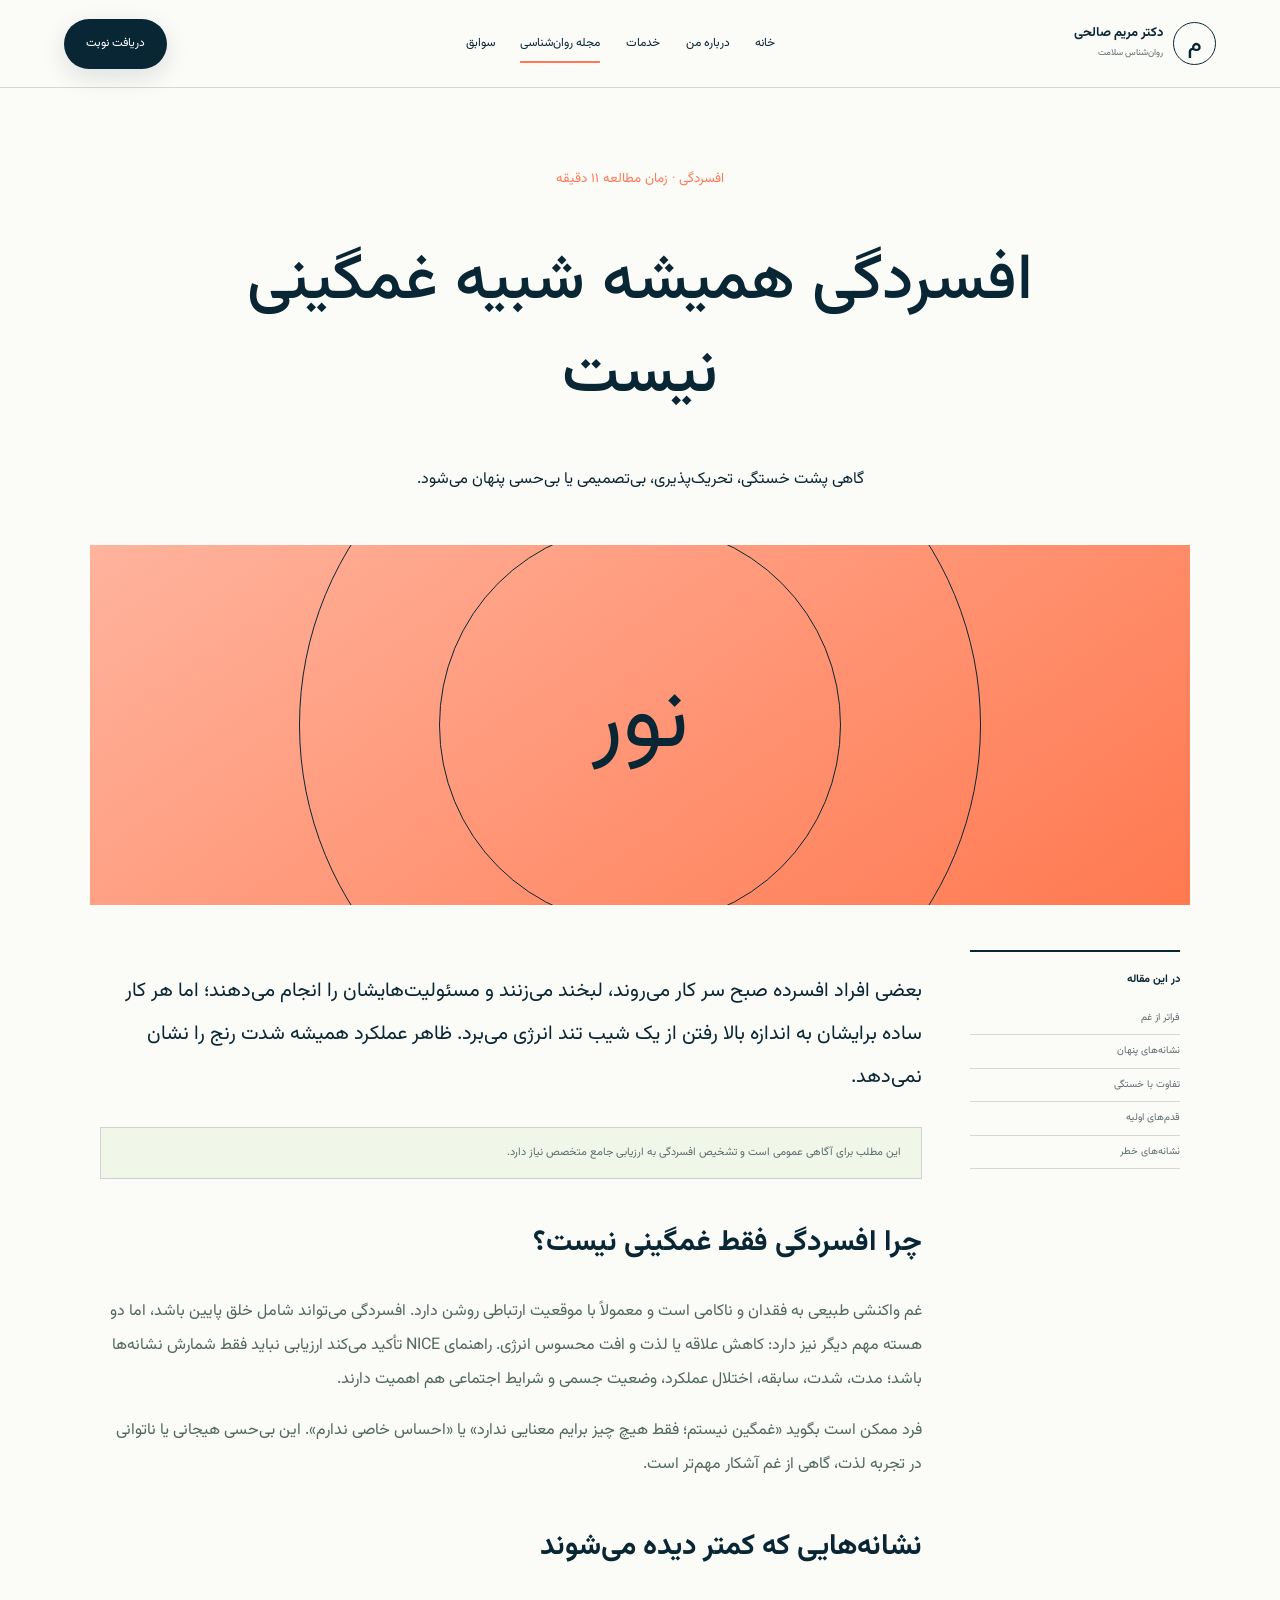
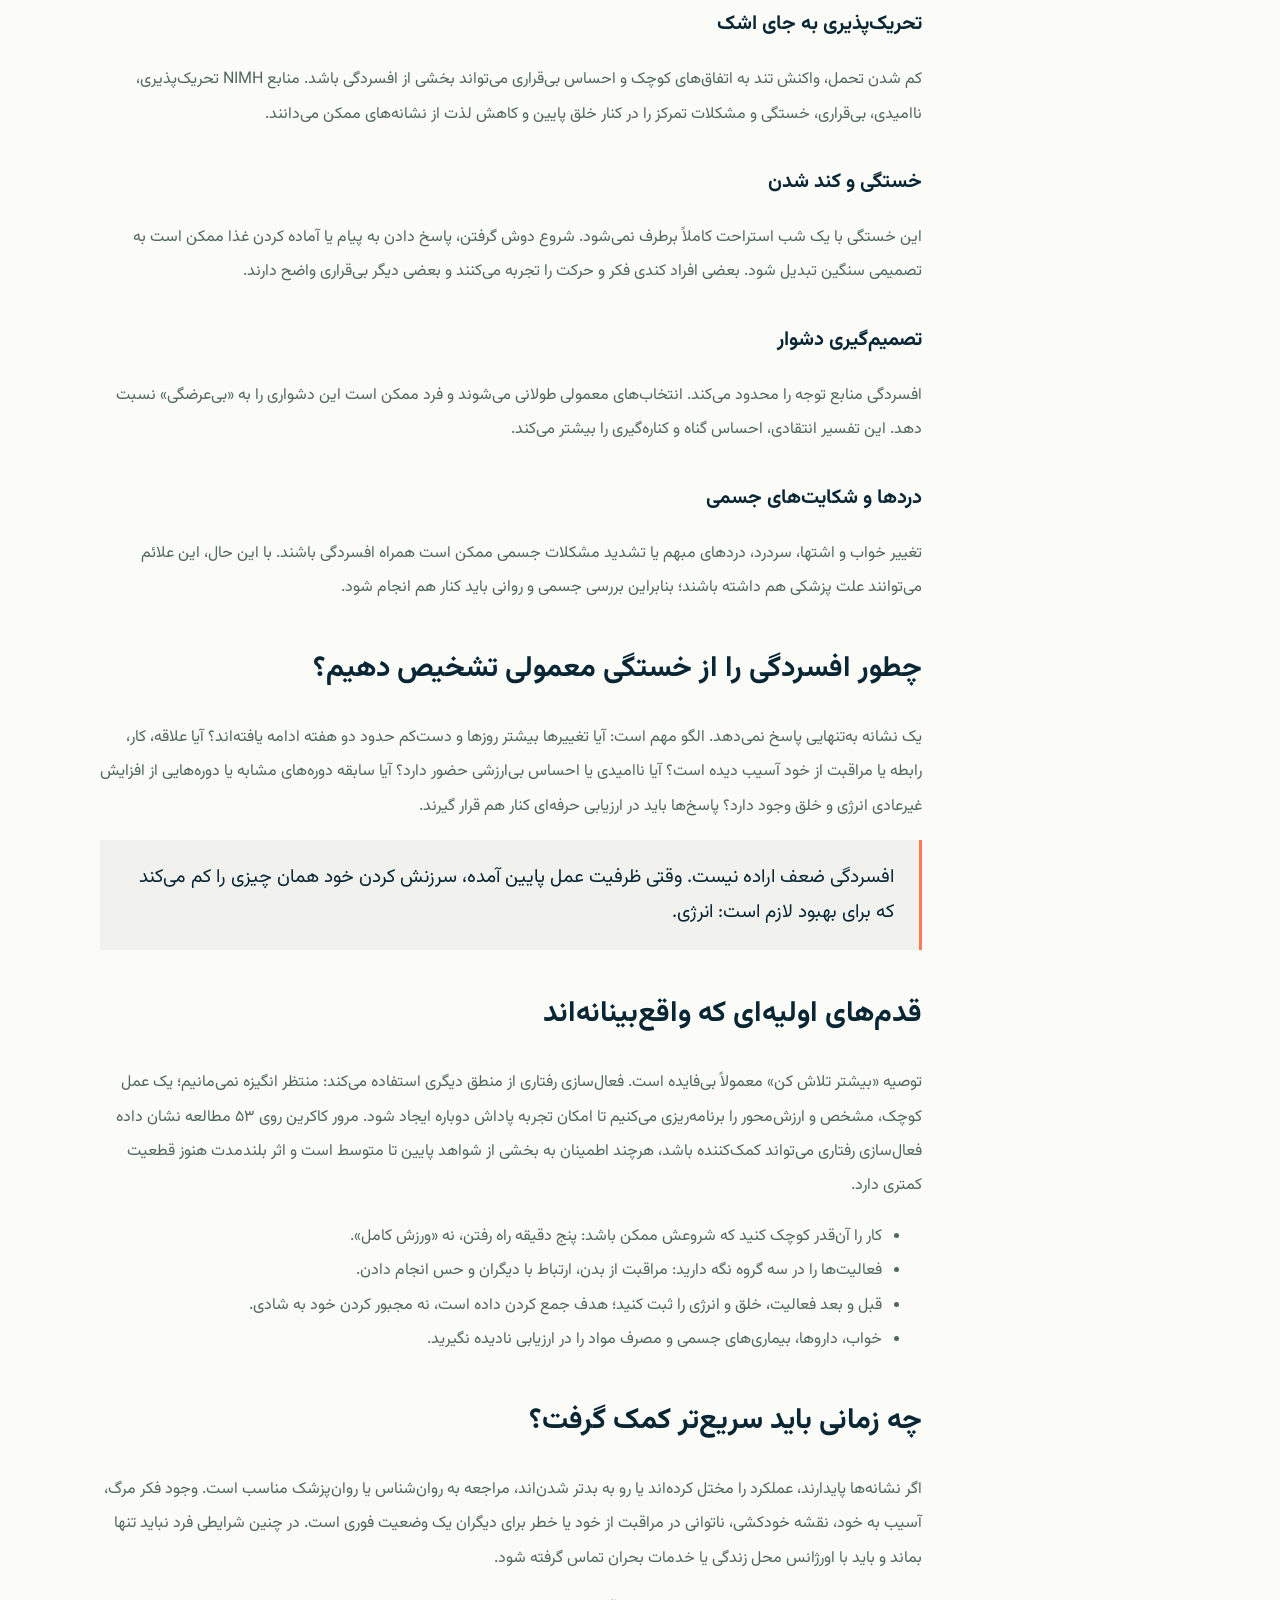
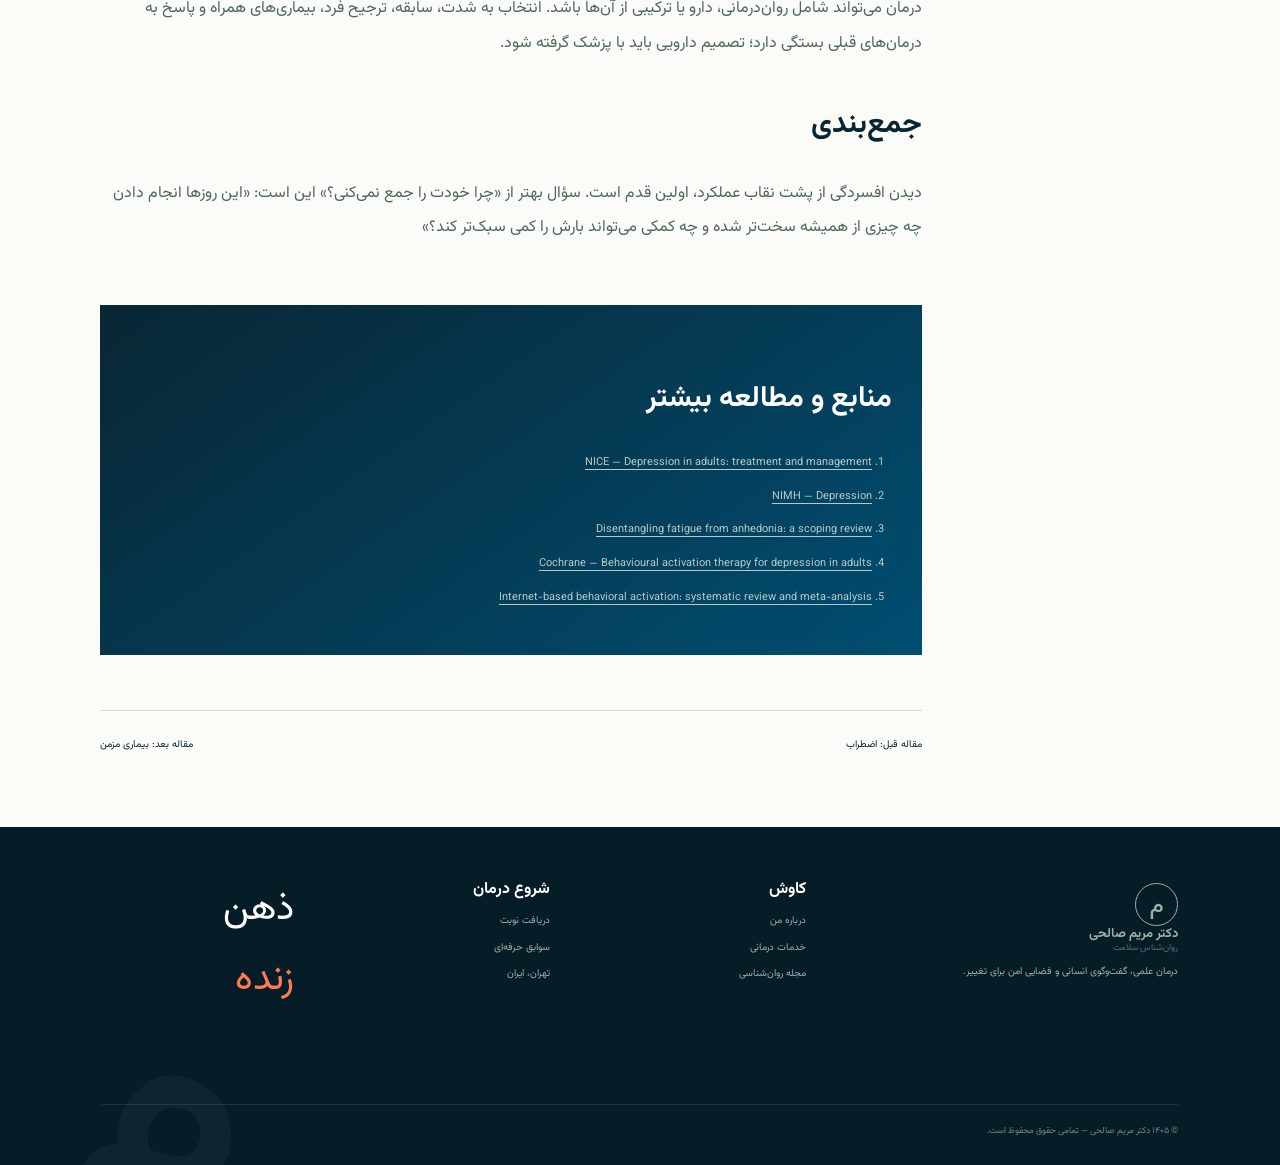
<file: article-depression.html>
<!doctype html><html lang="fa" dir="rtl"><head><meta charset="UTF-8"><meta name="viewport" content="width=device-width,initial-scale=1"><meta name="description" content="نشانه‌های کمتر شناخته‌شده افسردگی و مسیر کمک گرفتن"><title>افسردگی همیشه شبیه غمگینی نیست | دکتر مریم صالحی</title><link rel="stylesheet" href="styles.css"></head><body data-page="articles"><div data-header></div><main id="main" class="article-page"><header class="article-head reveal"><small>افسردگی · زمان مطالعه ۱۱ دقیقه</small><h1>افسردگی همیشه شبیه غمگینی نیست</h1><p>گاهی پشت خستگی، تحریک‌پذیری، بی‌تصمیمی یا بی‌حسی پنهان می‌شود.</p></header><div class="cover a2 reveal"><span>نور</span></div><div class="reading-layout"><aside class="toc reveal"><b>در این مقاله</b><a href="#not-sad">فراتر از غم</a><a href="#hidden">نشانه‌های پنهان</a><a href="#difference">تفاوت با خستگی</a><a href="#action">قدم‌های اولیه</a><a href="#risk">نشانه‌های خطر</a></aside><article class="article-body reveal"><p class="lead">بعضی افراد افسرده صبح سر کار می‌روند، لبخند می‌زنند و مسئولیت‌هایشان را انجام می‌دهند؛ اما هر کار ساده برایشان به اندازه بالا رفتن از یک شیب تند انرژی می‌برد. ظاهر عملکرد همیشه شدت رنج را نشان نمی‌دهد.</p><div class="article-note">این مطلب برای آگاهی عمومی است و تشخیص افسردگی به ارزیابی جامع متخصص نیاز دارد.</div><h2 id="not-sad">چرا افسردگی فقط غمگینی نیست؟</h2><p>غم واکنشی طبیعی به فقدان و ناکامی است و معمولاً با موقعیت ارتباطی روشن دارد. افسردگی می‌تواند شامل خلق پایین باشد، اما دو هسته مهم دیگر نیز دارد: کاهش علاقه یا لذت و افت محسوس انرژی. راهنمای NICE تأکید می‌کند ارزیابی نباید فقط شمارش نشانه‌ها باشد؛ مدت، شدت، سابقه، اختلال عملکرد، وضعیت جسمی و شرایط اجتماعی هم اهمیت دارند.</p><p>فرد ممکن است بگوید «غمگین نیستم؛ فقط هیچ چیز برایم معنایی ندارد» یا «احساس خاصی ندارم». این بی‌حسی هیجانی یا ناتوانی در تجربه لذت، گاهی از غم آشکار مهم‌تر است.</p><h2 id="hidden">نشانه‌هایی که کمتر دیده می‌شوند</h2><h3>تحریک‌پذیری به جای اشک</h3><p>کم شدن تحمل، واکنش تند به اتفاق‌های کوچک و احساس بی‌قراری می‌تواند بخشی از افسردگی باشد. منابع NIMH تحریک‌پذیری، ناامیدی، بی‌قراری، خستگی و مشکلات تمرکز را در کنار خلق پایین و کاهش لذت از نشانه‌های ممکن می‌دانند.</p><h3>خستگی و کند شدن</h3><p>این خستگی با یک شب استراحت کاملاً برطرف نمی‌شود. شروع دوش گرفتن، پاسخ دادن به پیام یا آماده کردن غذا ممکن است به تصمیمی سنگین تبدیل شود. بعضی افراد کندی فکر و حرکت را تجربه می‌کنند و بعضی دیگر بی‌قراری واضح دارند.</p><h3>تصمیم‌گیری دشوار</h3><p>افسردگی منابع توجه را محدود می‌کند. انتخاب‌های معمولی طولانی می‌شوند و فرد ممکن است این دشواری را به «بی‌عرضگی» نسبت دهد. این تفسیر انتقادی، احساس گناه و کناره‌گیری را بیشتر می‌کند.</p><h3>دردها و شکایت‌های جسمی</h3><p>تغییر خواب و اشتها، سردرد، دردهای مبهم یا تشدید مشکلات جسمی ممکن است همراه افسردگی باشند. با این حال، این علائم می‌توانند علت پزشکی هم داشته باشند؛ بنابراین بررسی جسمی و روانی باید کنار هم انجام شود.</p><h2 id="difference">چطور افسردگی را از خستگی معمولی تشخیص دهیم؟</h2><p>یک نشانه به‌تنهایی پاسخ نمی‌دهد. الگو مهم است: آیا تغییرها بیشتر روزها و دست‌کم حدود دو هفته ادامه یافته‌اند؟ آیا علاقه، کار، رابطه یا مراقبت از خود آسیب دیده است؟ آیا ناامیدی یا احساس بی‌ارزشی حضور دارد؟ آیا سابقه دوره‌های مشابه یا دوره‌هایی از افزایش غیرعادی انرژی و خلق وجود دارد؟ پاسخ‌ها باید در ارزیابی حرفه‌ای کنار هم قرار گیرند.</p><div class="quote">افسردگی ضعف اراده نیست. وقتی ظرفیت عمل پایین آمده، سرزنش کردن خود همان چیزی را کم می‌کند که برای بهبود لازم است: انرژی.</div><h2 id="action">قدم‌های اولیه‌ای که واقع‌بینانه‌اند</h2><p>توصیه «بیشتر تلاش کن» معمولاً بی‌فایده است. فعال‌سازی رفتاری از منطق دیگری استفاده می‌کند: منتظر انگیزه نمی‌مانیم؛ یک عمل کوچک، مشخص و ارزش‌محور را برنامه‌ریزی می‌کنیم تا امکان تجربه پاداش دوباره ایجاد شود. مرور کاکرین روی ۵۳ مطالعه نشان داده فعال‌سازی رفتاری می‌تواند کمک‌کننده باشد، هرچند اطمینان به بخشی از شواهد پایین تا متوسط است و اثر بلندمدت هنوز قطعیت کمتری دارد.</p><ul><li>کار را آن‌قدر کوچک کنید که شروعش ممکن باشد: پنج دقیقه راه رفتن، نه «ورزش کامل».</li><li>فعالیت‌ها را در سه گروه نگه دارید: مراقبت از بدن، ارتباط با دیگران و حس انجام دادن.</li><li>قبل و بعد فعالیت، خلق و انرژی را ثبت کنید؛ هدف جمع کردن داده است، نه مجبور کردن خود به شادی.</li><li>خواب، داروها، بیماری‌های جسمی و مصرف مواد را در ارزیابی نادیده نگیرید.</li></ul><h2 id="risk">چه زمانی باید سریع‌تر کمک گرفت؟</h2><p>اگر نشانه‌ها پایدارند، عملکرد را مختل کرده‌اند یا رو به بدتر شدن‌اند، مراجعه به روان‌شناس یا روان‌پزشک مناسب است. وجود فکر مرگ، آسیب به خود، نقشه خودکشی، ناتوانی در مراقبت از خود یا خطر برای دیگران یک وضعیت فوری است. در چنین شرایطی فرد نباید تنها بماند و باید با اورژانس محل زندگی یا خدمات بحران تماس گرفته شود.</p><p>درمان می‌تواند شامل روان‌درمانی، دارو یا ترکیبی از آن‌ها باشد. انتخاب به شدت، سابقه، ترجیح فرد، بیماری‌های همراه و پاسخ به درمان‌های قبلی بستگی دارد؛ تصمیم دارویی باید با پزشک گرفته شود.</p><h2>جمع‌بندی</h2><p>دیدن افسردگی از پشت نقاب عملکرد، اولین قدم است. سؤال بهتر از «چرا خودت را جمع نمی‌کنی؟» این است: «این روزها انجام دادن چه چیزی از همیشه سخت‌تر شده و چه کمکی می‌تواند بارش را کمی سبک‌تر کند؟»</p><section class="sources"><h2>منابع و مطالعه بیشتر</h2><ol><li><a href="https://www.nice.org.uk/guidance/ng222/chapter/Recommendations" target="_blank" rel="noopener">NICE — Depression in adults: treatment and management</a></li><li><a href="https://www.nimh.nih.gov/sites/default/files/documents/health/publications/depression/depression.pdf" target="_blank" rel="noopener">NIMH — Depression</a></li><li><a href="https://pmc.ncbi.nlm.nih.gov/articles/PMC7414881/" target="_blank" rel="noopener">Disentangling fatigue from anhedonia: a scoping review</a></li><li><a href="https://doi.org/10.1002/14651858.CD013305.pub2" target="_blank" rel="noopener">Cochrane — Behavioural activation therapy for depression in adults</a></li><li><a href="https://pmc.ncbi.nlm.nih.gov/articles/PMC10251223/" target="_blank" rel="noopener">Internet-based behavioral activation: systematic review and meta-analysis</a></li></ol></section><div class="article-nav"><a href="article-anxiety.html">→ مقاله قبل: اضطراب</a><a href="article-chronic-illness.html">مقاله بعد: بیماری مزمن ←</a></div></article></div></main><div data-footer></div><script src="script.js"></script></body></html>
</file>
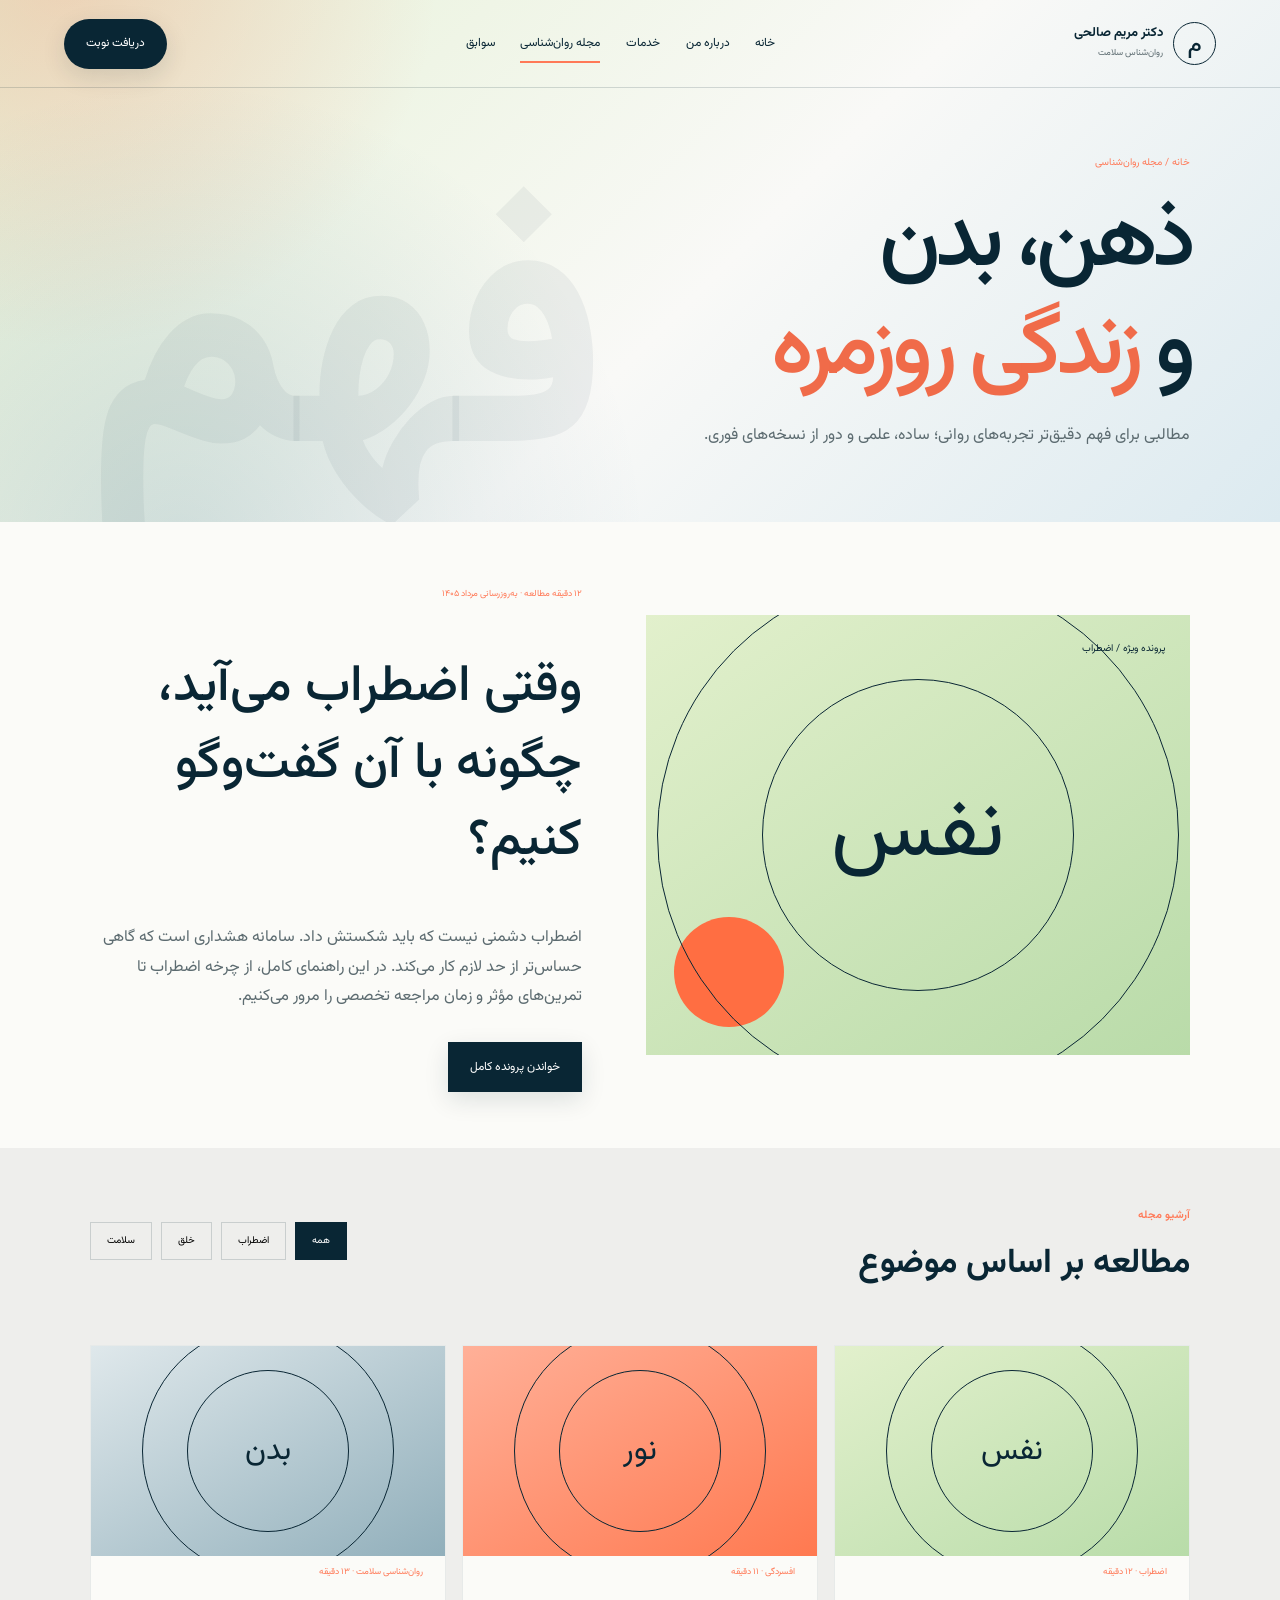
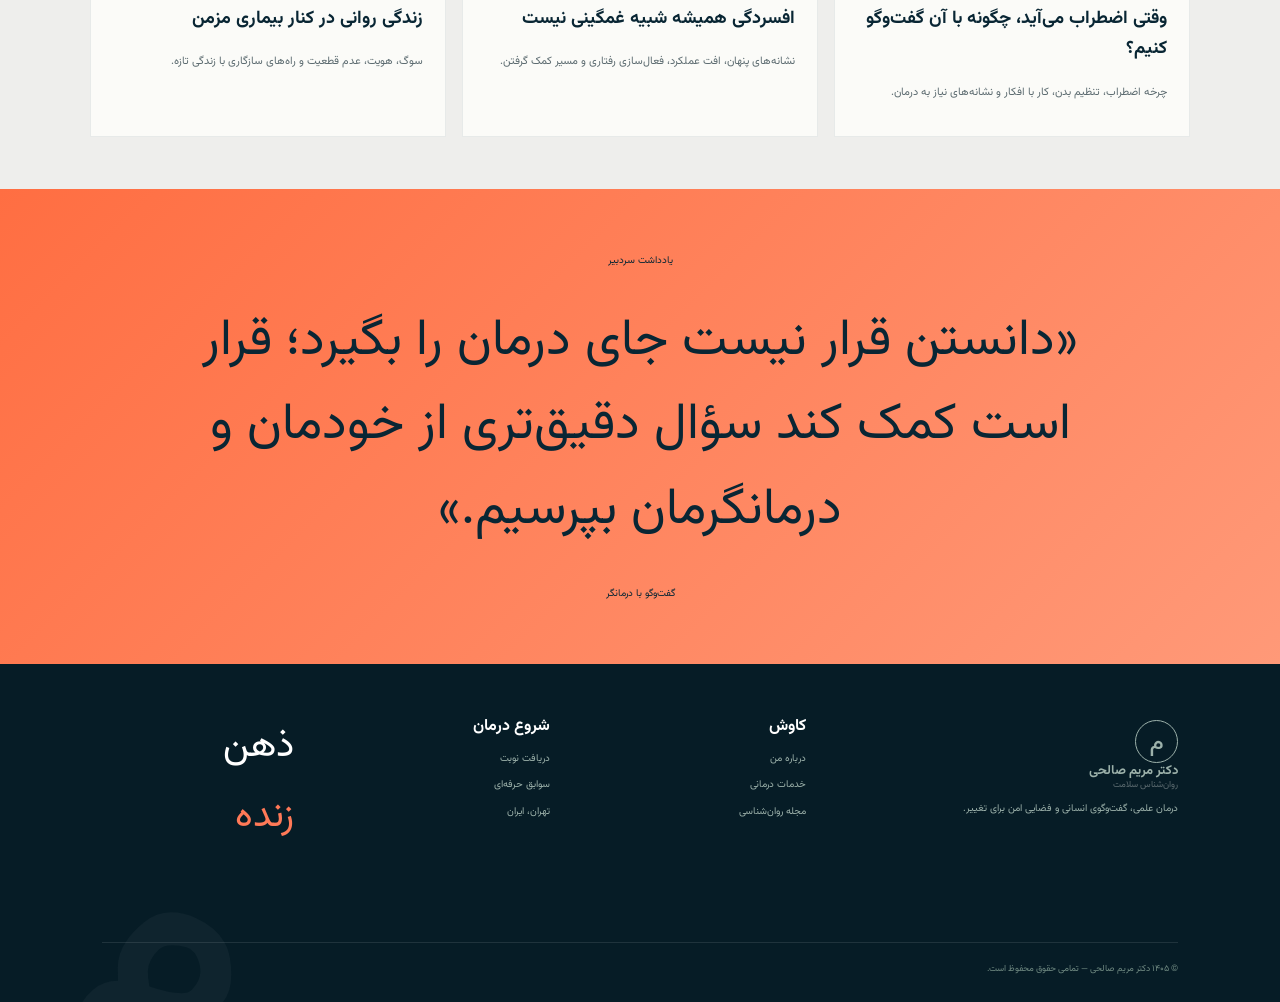
<file: articles.html>
<!doctype html><html lang="fa" dir="rtl"><head><meta charset="UTF-8"><meta name="viewport" content="width=device-width,initial-scale=1"><meta name="description" content="مقاله‌های روان‌شناسی دکتر مریم صالحی درباره اضطراب، افسردگی و سلامت روان"><title>مجله روان‌شناسی | دکتر مریم صالحی</title><link rel="stylesheet" href="styles.css"></head><body data-page="articles"><div data-header></div><main id="main"><section class="mag-hero"><div class="reveal"><span class="crumb">خانه / مجله روان‌شناسی</span><h1>ذهن، بدن<br>و <em>زندگی روزمره</em></h1><p>مطالبی برای فهم دقیق‌تر تجربه‌های روانی؛ ساده، علمی و دور از نسخه‌های فوری.</p></div><div class="mag-word reveal">فهم</div></section><section class="featured-story section"><a href="article-anxiety.html" class="featured-art reveal"><span>پرونده ویژه / اضطراب</span><b>نفس</b><i></i></a><div class="featured-copy reveal"><small>۱۲ دقیقه مطالعه · به‌روزرسانی مرداد ۱۴۰۵</small><h2>وقتی اضطراب می‌آید، چگونه با آن گفت‌وگو کنیم؟</h2><p>اضطراب دشمنی نیست که باید شکستش داد. سامانه هشداری است که گاهی حساس‌تر از حد لازم کار می‌کند. در این راهنمای کامل، از چرخه اضطراب تا تمرین‌های مؤثر و زمان مراجعه تخصصی را مرور می‌کنیم.</p><a class="btn" href="article-anxiety.html">خواندن پرونده کامل ←</a></div></section><section class="content magazine-list"><div class="mag-toolbar reveal"><div><span class="label">آرشیو مجله</span><h2>مطالعه بر اساس موضوع</h2></div><div class="filters"><button class="active" data-filter="all">همه</button><button data-filter="anxiety">اضطراب</button><button data-filter="mood">خلق</button><button data-filter="health">سلامت</button></div></div><div class="articles"><a class="article reveal" data-topic="anxiety" href="article-anxiety.html"><div class="article-art a1">نفس</div><small>اضطراب · ۱۲ دقیقه</small><h3>وقتی اضطراب می‌آید، چگونه با آن گفت‌وگو کنیم؟</h3><p>چرخه اضطراب، تنظیم بدن، کار با افکار و نشانه‌های نیاز به درمان.</p></a><a class="article reveal delay" data-topic="mood" href="article-depression.html"><div class="article-art a2">نور</div><small>افسردگی · ۱۱ دقیقه</small><h3>افسردگی همیشه شبیه غمگینی نیست</h3><p>نشانه‌های پنهان، افت عملکرد، فعال‌سازی رفتاری و مسیر کمک گرفتن.</p></a><a class="article reveal delay2" data-topic="health" href="article-chronic-illness.html"><div class="article-art a3">بدن</div><small>روان‌شناسی سلامت · ۱۳ دقیقه</small><h3>زندگی روانی در کنار بیماری مزمن</h3><p>سوگ، هویت، عدم قطعیت و راه‌های سازگاری با زندگی تازه.</p></a></div></section><section class="mag-quote section reveal"><span>یادداشت سردبیر</span><q>دانستن قرار نیست جای درمان را بگیرد؛ قرار است کمک کند سؤال دقیق‌تری از خودمان و درمانگرمان بپرسیم.</q><a href="appointment.html">گفت‌وگو با درمانگر ←</a></section></main><div data-footer></div><script src="script.js"></script></body></html>
</file>
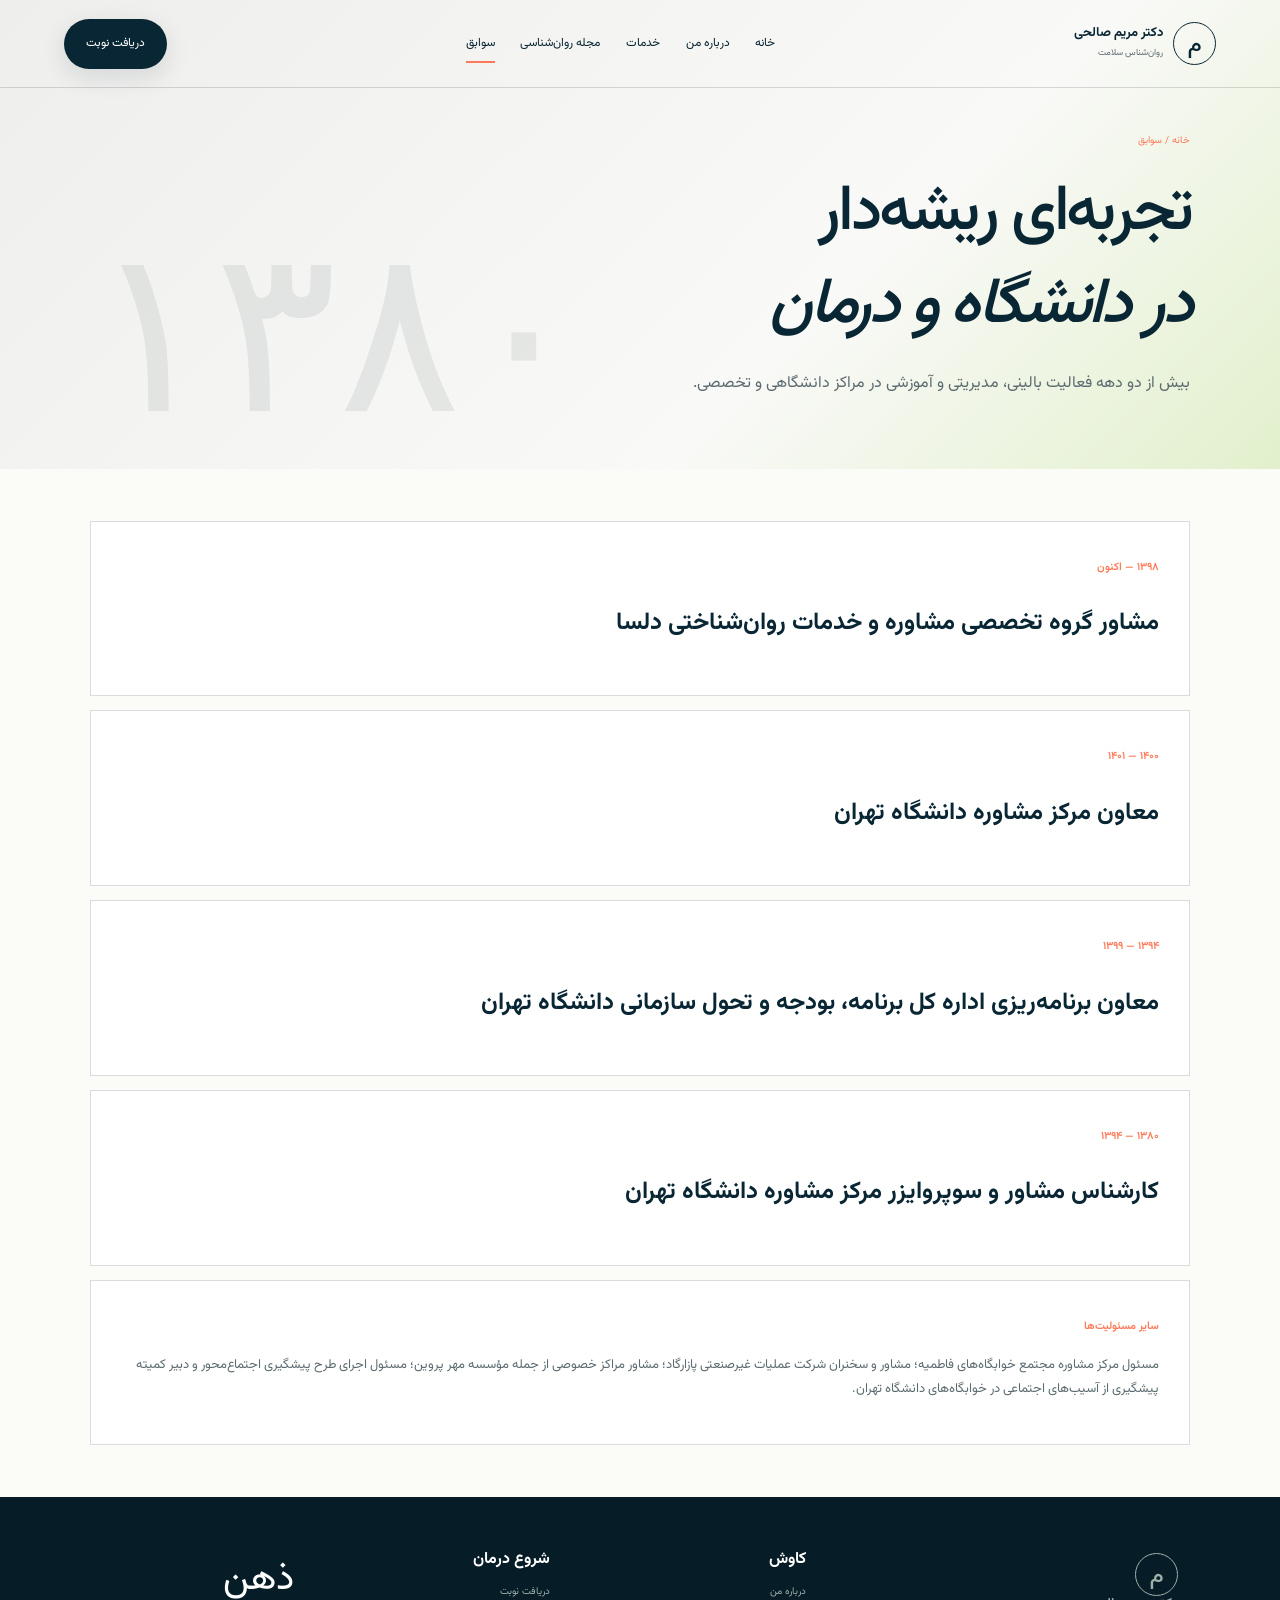
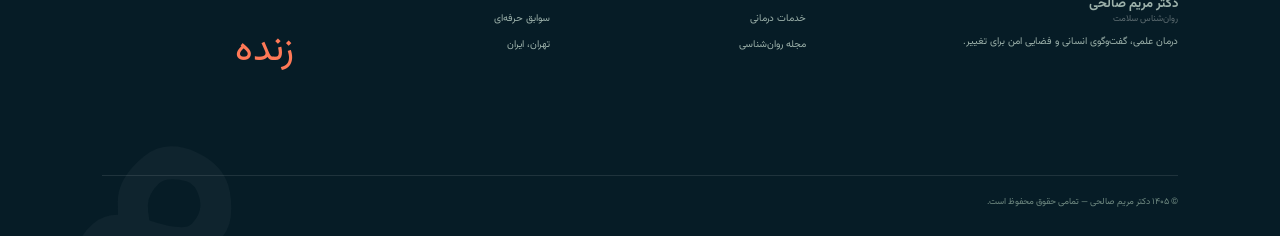
<file: experience.html>
<!doctype html><html lang="fa" dir="rtl"><head><meta charset="UTF-8"><meta name="viewport" content="width=device-width,initial-scale=1"><title>سوابق حرفه‌ای | دکتر مریم صالحی</title><link rel="stylesheet" href="styles.css"></head><body data-page="experience"><div data-header></div><main id="main"><section class="page-hero"><div class="reveal"><span class="crumb">خانه / سوابق</span><h1>تجربه‌ای ریشه‌دار<br><em>در دانشگاه و درمان</em></h1><p>بیش از دو دهه فعالیت بالینی، مدیریتی و آموزشی در مراکز دانشگاهی و تخصصی.</p></div><div class="num reveal">۱۳۸۰</div></section><section class="content"><div class="cards"><article class="detail reveal"><span class="label">۱۳۹۸ — اکنون</span><h2>مشاور گروه تخصصی مشاوره و خدمات روان‌شناختی دلسا</h2></article><article class="detail reveal"><span class="label">۱۴۰۰ — ۱۴۰۱</span><h2>معاون مرکز مشاوره دانشگاه تهران</h2></article><article class="detail reveal"><span class="label">۱۳۹۴ — ۱۳۹۹</span><h2>معاون برنامه‌ریزی اداره کل برنامه، بودجه و تحول سازمانی دانشگاه تهران</h2></article><article class="detail reveal"><span class="label">۱۳۸۰ — ۱۳۹۴</span><h2>کارشناس مشاور و سوپروایزر مرکز مشاوره دانشگاه تهران</h2></article><article class="detail reveal"><span class="label">سایر مسئولیت‌ها</span><p>مسئول مرکز مشاوره مجتمع خوابگاه‌های فاطمیه؛ مشاور و سخنران شرکت عملیات غیرصنعتی پازارگاد؛ مشاور مراکز خصوصی از جمله مؤسسه مهر پروین؛ مسئول اجرای طرح پیشگیری اجتماع‌محور و دبیر کمیته پیشگیری از آسیب‌های اجتماعی در خوابگاه‌های دانشگاه تهران.</p></article></div></section></main><div data-footer></div><script src="script.js"></script></body></html>
</file>
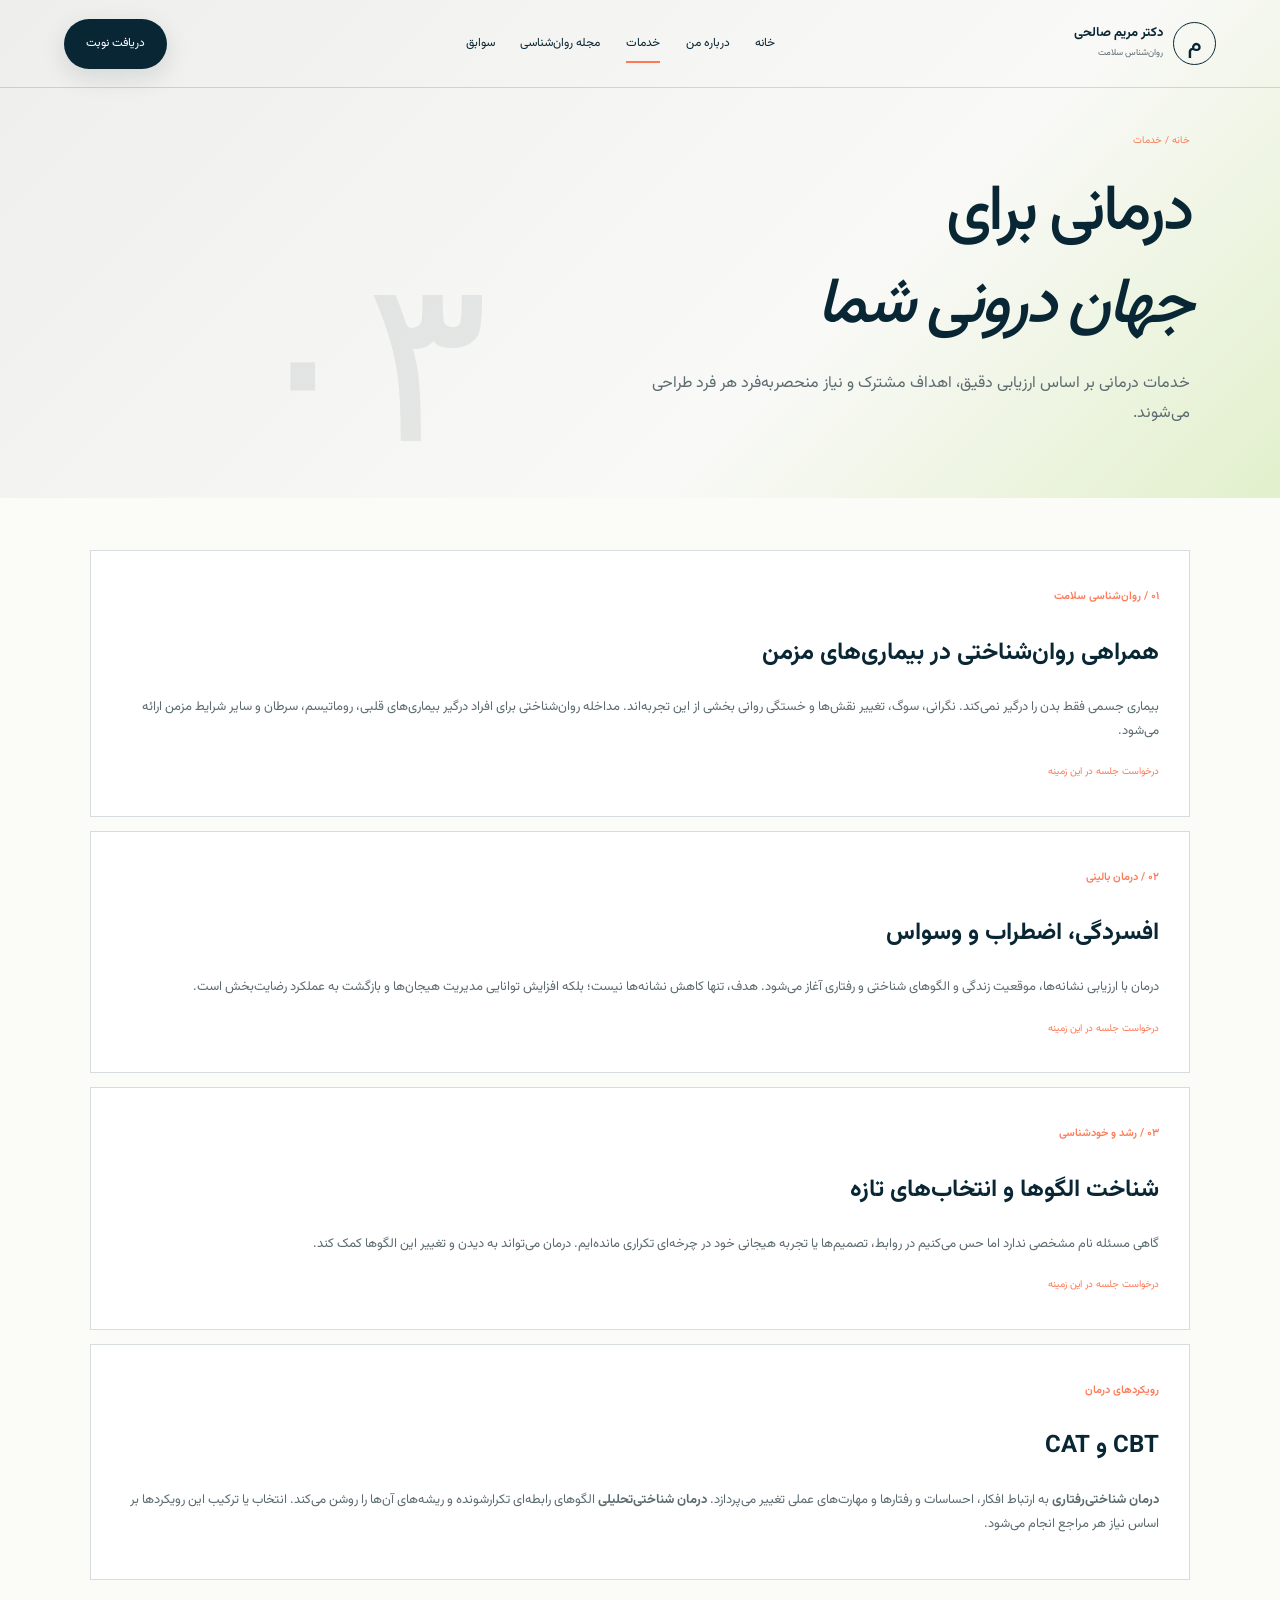
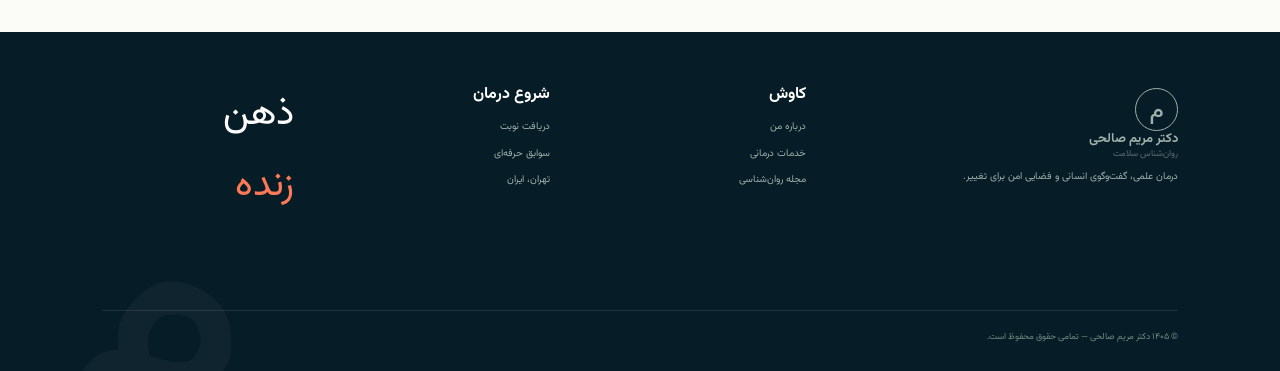
<file: services.html>
<!doctype html><html lang="fa" dir="rtl"><head><meta charset="UTF-8"><meta name="viewport" content="width=device-width,initial-scale=1"><title>خدمات درمانی | دکتر مریم صالحی</title><link rel="stylesheet" href="styles.css"></head><body data-page="services"><div data-header></div><main id="main"><section class="page-hero"><div class="reveal"><span class="crumb">خانه / خدمات</span><h1>درمانی برای<br><em>جهان درونی شما</em></h1><p>خدمات درمانی بر اساس ارزیابی دقیق، اهداف مشترک و نیاز منحصربه‌فرد هر فرد طراحی می‌شوند.</p></div><div class="num reveal">۰۳</div></section><section class="content cards"><article class="detail reveal" id="health"><span class="label">۰۱ / روان‌شناسی سلامت</span><h2>همراهی روان‌شناختی در بیماری‌های مزمن</h2><p>بیماری جسمی فقط بدن را درگیر نمی‌کند. نگرانی، سوگ، تغییر نقش‌ها و خستگی روانی بخشی از این تجربه‌اند. مداخله روان‌شناختی برای افراد درگیر بیماری‌های قلبی، روماتیسم، سرطان و سایر شرایط مزمن ارائه می‌شود.</p><a href="appointment.html">درخواست جلسه در این زمینه ←</a></article><article class="detail reveal" id="clinical"><span class="label">۰۲ / درمان بالینی</span><h2>افسردگی، اضطراب و وسواس</h2><p>درمان با ارزیابی نشانه‌ها، موقعیت زندگی و الگوهای شناختی و رفتاری آغاز می‌شود. هدف، تنها کاهش نشانه‌ها نیست؛ بلکه افزایش توانایی مدیریت هیجان‌ها و بازگشت به عملکرد رضایت‌بخش است.</p><a href="appointment.html">درخواست جلسه در این زمینه ←</a></article><article class="detail reveal" id="growth"><span class="label">۰۳ / رشد و خودشناسی</span><h2>شناخت الگوها و انتخاب‌های تازه</h2><p>گاهی مسئله نام مشخصی ندارد اما حس می‌کنیم در روابط، تصمیم‌ها یا تجربه هیجانی خود در چرخه‌ای تکراری مانده‌ایم. درمان می‌تواند به دیدن و تغییر این الگوها کمک کند.</p><a href="appointment.html">درخواست جلسه در این زمینه ←</a></article><article class="detail reveal" id="approaches"><span class="label">رویکردهای درمان</span><h2>CBT و CAT</h2><p><b>درمان شناختی‌رفتاری</b> به ارتباط افکار، احساسات و رفتارها و مهارت‌های عملی تغییر می‌پردازد. <b>درمان شناختی‌تحلیلی</b> الگوهای رابطه‌ای تکرارشونده و ریشه‌های آن‌ها را روشن می‌کند. انتخاب یا ترکیب این رویکردها بر اساس نیاز هر مراجع انجام می‌شود.</p></article></section></main><div data-footer></div><script src="script.js"></script></body></html>
</file>
<file: styles.css>
:root{--g:#173d37;--g2:#28584f;--p:#f8f5ed;--cream:#ebe2d3;--c:#c96958;--clay:#bd8c76;--sage:#9cbaa9;--muted:#62766f;--line:rgba(20,52,47,.16);--ease:cubic-bezier(.22,1,.36,1)}*{box-sizing:border-box}html{scroll-behavior:smooth}body{margin:0;background:var(--p);color:var(--g);font-family:Vazirmatn,sans-serif;line-height:1.85;overflow-x:hidden}a{color:inherit;text-decoration:none}button,input,select,textarea{font:inherit}.header{height:88px;padding:0 5vw;display:flex;align-items:center;justify-content:space-between;gap:25px;border-bottom:1px solid var(--line);position:absolute;inset:0 0 auto;z-index:30;transition:.35s var(--ease)}.header.stuck{position:fixed;height:70px;background:rgba(248,245,237,.9);backdrop-filter:blur(18px)}.logo{display:flex;align-items:center;gap:10px;line-height:1.25;white-space:nowrap}.logo>span{width:43px;height:43px;border:1px solid;border-radius:50%;display:grid;place-items:center;font:25px Georgia}.logo b{display:block;font-size:13px}.logo small{font-size:9px;color:var(--muted)}nav{display:flex;gap:2vw;font-size:12px}nav a{padding:25px 0;position:relative}nav a:after{content:"";position:absolute;right:0;bottom:17px;height:2px;width:0;background:var(--c);transition:.3s}nav a:hover:after,nav a.active:after{width:100%}.nav-cta,.btn{min-height:50px;padding:0 22px;background:var(--g);color:white;display:inline-flex;align-items:center;justify-content:center;gap:22px;font-size:12px;border:0;cursor:pointer;transition:.3s var(--ease)}.nav-cta:hover,.btn:hover{background:var(--c);transform:translateY(-3px)}.menu{display:none;background:none;border:0;width:46px;height:46px}.menu i{display:block;width:23px;height:1px;background:var(--g);margin:7px}.hero{min-height:100svh;padding:140px 7vw 70px;display:grid;grid-template-columns:1fr .86fr;gap:6vw;align-items:center;background:radial-gradient(circle at 10% 65%,rgba(201,105,88,.09),transparent 27%)}.kicker,.label{font-size:11px;color:var(--c);font-weight:600}.kicker{display:flex;align-items:center;gap:10px}.kicker i{width:8px;height:8px;background:#43a876;border-radius:50%;box-shadow:0 0 0 7px rgba(67,168,118,.12);animation:pulse 2s infinite}.hero h1{font-size:clamp(52px,6.5vw,102px);line-height:1.3;letter-spacing:-.065em;font-weight:500;margin:.25em 0}.hero h1 em,h2 em{font-style:normal;color:var(--c)}.hero-copy>p{max-width:580px;color:var(--muted)}.actions{display:flex;align-items:center;gap:28px;margin:34px 0 40px}.text-link,.line-link{font-size:11px;border-bottom:1px solid var(--line);padding:11px 0}.proof{display:flex;border-top:1px solid var(--line);padding-top:20px}.proof div{min-width:120px;padding-left:20px;margin-left:20px;border-left:1px solid var(--line)}.proof div:last-child{border:0}.proof b,.proof span{display:block}.proof span{font-size:9px;color:var(--muted)}.hero-art{height:min(76vh,720px);min-height:580px;position:relative}.portrait{position:absolute;inset:25px 7% 0;background:#ded4c4;border-radius:44% 44% 3px 3px;overflow:hidden}.portrait svg{position:absolute;bottom:-3%;width:100%;height:100%}.portrait g{stroke-dasharray:1500;stroke-dashoffset:1500;animation:draw 2.7s .3s var(--ease) forwards}.portrait q{position:absolute;bottom:18px;left:18px;width:215px;background:rgba(255,253,248,.88);backdrop-filter:blur(12px);padding:16px;font-size:11px}.orb{position:absolute;border-radius:50%;animation:float 7s ease-in-out infinite}.orb.coral{width:135px;height:135px;background:var(--c);right:0}.orb.sage{width:90px;height:90px;background:var(--sage);left:0;bottom:35px;animation-delay:-3s}.fresh{position:absolute;z-index:3;left:-2%;top:20%;width:185px;background:var(--g);color:white;padding:17px}.fresh small,.fresh b{display:block}.fresh small{color:#a6bdb6;font-size:9px}.fresh b{font-size:12px;margin:8px 0}.marquee{overflow:hidden;background:var(--c);color:white;padding:11px;white-space:nowrap}.marquee div{width:max-content;word-spacing:20px;font-size:13px;animation:marquee 24s linear infinite}.section{padding:115px 8vw}.intro{display:grid;grid-template-columns:.5fr 1.25fr .8fr;gap:5vw}.intro h2,.section-head h2,.method h2,.cta h2,.page-hero h1{font-size:clamp(42px,5vw,74px);line-height:1.45;letter-spacing:-.05em;font-weight:500;margin:.2em 0}.intro>div{color:var(--muted);padding-top:25px}.section-head{display:flex;align-items:end;justify-content:space-between;gap:8vw;margin-bottom:55px}.section-head>p{max-width:400px;color:var(--muted)}.service-grid,.articles{display:grid;grid-template-columns:repeat(3,1fr);gap:16px}.service{min-height:450px;padding:28px;display:flex;flex-direction:column;transition:.4s var(--ease)}.service:hover{transform:translateY(-9px);box-shadow:0 20px 45px rgba(20,52,47,.12)}.sage-bg{background:var(--sage)}.clay-bg{background:var(--clay);color:white}.cream-bg{background:var(--cream)}.service .symbol{font:70px Georgia;margin:35px 0 10px}.service h3{font-size:22px}.service p{font-size:12px;opacity:.75}.service strong{font-size:10px;margin-top:auto}.method{background:var(--g);color:white;display:grid;grid-template-columns:1fr 1fr;align-items:center;gap:9vw}.method-art{min-height:540px;background:var(--c);display:grid;place-items:center;position:relative;overflow:hidden}.rings,.rings:before,.rings:after{position:absolute;border:1px solid rgba(255,255,255,.35);border-radius:50%;width:230px;height:230px;content:""}.rings:before{width:380px;height:380px;inset:-75px}.rings:after{width:540px;height:540px;inset:-155px}.method q{position:relative;max-width:270px;text-align:center;font-size:14px}.method p{color:#b5c7c1}.btn.pale{background:white;color:var(--g);margin-top:20px}.journal{background:var(--cream)}.article{background:var(--p);padding-bottom:22px;transition:.4s var(--ease)}.article:hover{transform:translateY(-7px);box-shadow:0 20px 40px rgba(20,52,47,.1)}.article-art{height:250px;display:grid;place-items:center;font-size:31px;position:relative;overflow:hidden}.article-art:before,.article-art:after{content:"";position:absolute;width:160px;height:160px;border:1px solid;border-radius:50%}.article-art:after{width:250px;height:250px}.a1{background:#9db9aa}.a2{background:#d2ae9d}.a3{background:#e2d6c4}.article small,.article h3,.article p{margin-right:22px;margin-left:22px}.article small{color:var(--c);font-size:9px}.article h3{font-size:18px;line-height:1.7}.article p{font-size:11px;color:var(--muted)}.cta{text-align:center;background:#efd7cf}.cta h2{font-size:clamp(48px,6vw,88px)}.cta p{color:var(--muted)}.coral-btn{background:var(--c);margin-top:18px}.footer{background:#0e2d28;color:white;padding:68px 8vw 25px;display:grid;grid-template-columns:1.6fr 1fr 1fr 1fr;gap:5vw}.footer a,.footer p{display:block;font-size:10px;color:#9cb1aa;margin:8px 0}.footer-mark{font-size:38px}.footer-mark em{font-style:normal;color:var(--c)}.footer>small{grid-column:1/-1;border-top:1px solid rgba(255,255,255,.1);padding-top:18px;color:#6f8981;font-size:9px;margin-top:25px}.page-hero{min-height:60vh;padding:160px 8vw 80px;background:var(--cream);display:grid;grid-template-columns:1.2fr .8fr;align-items:end;gap:8vw}.page-hero p{max-width:540px;color:var(--muted)}.page-hero .num{font:clamp(110px,18vw,260px) Georgia;color:rgba(20,52,47,.08);line-height:.7}.crumb{font-size:10px;color:var(--c)}.content{padding:90px 8vw}.split{display:grid;grid-template-columns:.72fr 1.28fr;gap:9vw}.prose{max-width:760px}.prose h2{font-size:34px}.prose h3{font-size:22px;margin-top:40px}.prose p,.prose li{color:#536a63}.quote{background:var(--cream);border-right:3px solid var(--c);padding:20px 25px;font-size:19px}.cards{display:grid;gap:14px}.detail{padding:30px;background:white;border:1px solid var(--line)}.detail p{color:var(--muted);font-size:13px}.detail a{font-size:10px;color:var(--c)}.booking{min-height:100vh;padding:140px 8vw 80px;background:var(--g);color:white;display:grid;grid-template-columns:.85fr 1.15fr;gap:8vw}.booking h1{font-size:clamp(48px,5vw,74px);line-height:1.4;font-weight:500}.booking-info p{color:#b5c7c1}.form{background:var(--p);color:var(--g);padding:38px;display:grid;grid-template-columns:1fr 1fr;gap:22px}.form h2,.form>p,.form .full,.form button,.status{grid-column:1/-1}.form h2{margin:0}.form>p,.form label{font-size:10px}.form>p{color:var(--muted)}.form input,.form select,.form textarea{display:block;width:100%;border:0;border-bottom:1px solid var(--line);background:none;padding:12px 0;outline:0}.status{text-align:center;color:var(--c);font-size:11px}.filters{display:flex;gap:9px;flex-wrap:wrap;margin-bottom:40px}.filters button{padding:9px 16px;border:1px solid var(--line);background:none;font-size:10px;cursor:pointer}.filters .active{background:var(--g);color:white}.article-page{padding-top:130px}.article-head{max-width:900px;text-align:center;margin:auto;padding:50px 20px}.article-head h1{font-size:clamp(44px,6vw,76px);line-height:1.45;font-weight:500}.article-head small{color:var(--c)}.cover{height:460px;max-width:1100px;margin:0 auto 60px;display:grid;place-items:center;background:var(--sage);font-size:90px;position:relative;overflow:hidden}.cover:before,.cover:after{content:"";position:absolute;width:400px;height:400px;border:1px solid;border-radius:50%}.cover:after{width:680px;height:680px}.article-body{max-width:760px;margin:auto;padding:0 20px 100px}.article-body .lead{font-size:20px;color:var(--g)}.article-body p,.article-body li{color:#506860}.article-body h2{font-size:29px;margin-top:48px}.article-nav{border-top:1px solid var(--line);margin-top:55px;padding-top:25px;display:flex;justify-content:space-between;font-size:10px}.reveal{opacity:0;transform:translateY(28px);transition:.9s var(--ease)}.reveal.visible{opacity:1;transform:none}.delay{transition-delay:.12s}.delay2{transition-delay:.24s}@keyframes draw{to{stroke-dashoffset:0}}@keyframes pulse{50%{box-shadow:0 0 0 13px transparent}}@keyframes float{50%{transform:translateY(-17px) rotate(4deg)}}@keyframes marquee{to{transform:translateX(50%)}}
@media(max-width:900px){.header{height:72px;padding:0 20px}.header nav,.header>.nav-cta{display:none}.menu{display:block}.header.open{position:fixed;min-height:100svh;background:var(--p);align-items:flex-start;padding-top:14px}.header.open nav{display:flex;position:absolute;top:100px;right:25px;flex-direction:column;font-size:23px}.hero,.intro,.method,.page-hero,.split,.booking{grid-template-columns:1fr}.hero{padding:115px 22px 55px}.hero-art{height:620px}.section{padding:80px 22px}.intro{gap:20px}.section-head{display:block}.service-grid,.articles{grid-template-columns:1fr 1fr}.page-hero,.booking{padding:125px 22px 70px}.page-hero .num{display:none}.content{padding:70px 22px}.footer{grid-template-columns:1fr 1fr}.footer>div:first-child,.footer-mark{grid-column:1/-1}}
@media(max-width:560px){.hero h1{font-size:14vw}.actions{flex-direction:column;align-items:stretch}.text-link{text-align:center}.proof{display:grid;grid-template-columns:1fr 1fr}.proof div{border:0}.hero-art{height:500px;min-height:0}.fresh{top:auto;bottom:15px}.orb.coral{width:85px;height:85px}.service-grid,.articles{grid-template-columns:1fr}.service{min-height:390px}.method-art{min-height:420px}.section-head h2,.method h2,.cta h2,.page-hero h1{font-size:41px}.form{grid-template-columns:1fr;padding:24px}.form label{grid-column:1/-1}.cover{height:330px;font-size:60px}.footer{grid-template-columns:1fr}.footer>div{grid-column:1/-1}}
@media(prefers-reduced-motion:reduce){html{scroll-behavior:auto}*,*:before,*:after{animation-duration:.01ms!important;transition-duration:.01ms!important;animation-iteration-count:1!important}.reveal{opacity:1;transform:none}}
.skip{position:fixed;top:-80px;right:18px;background:#fff;padding:10px 16px;z-index:999}.skip:focus{top:10px}
.portrait.has-photo{background:#d8cabc}.portrait.has-photo>img{width:100%;height:100%;object-fit:cover;object-position:50% 22%;display:block;filter:saturate(.82) contrast(1.02)}.portrait.has-photo svg{display:none}.portrait.has-photo:after{content:"";position:absolute;inset:0;background:linear-gradient(180deg,transparent 60%,rgba(23,61,55,.18));pointer-events:none}.portrait.has-photo q{z-index:2}.about-photo{width:min(34vw,430px);aspect-ratio:1/1;object-fit:cover;object-position:50% 22%;border-radius:50% 50% 4px 4px;justify-self:end;box-shadow:18px 18px 0 var(--sage)}.page-hero:has(.about-photo){grid-template-columns:1.1fr .9fr}.page-hero:has(.about-photo) .num{display:none}@media(max-width:900px){.about-photo{width:min(82vw,430px);justify-self:center}.page-hero:has(.about-photo){grid-template-columns:1fr}}
.mag-hero{min-height:72vh;padding:160px 8vw 80px;background:var(--g);color:white;display:grid;grid-template-columns:1fr 1fr;align-items:end;overflow:hidden;position:relative}.mag-hero h1{font-size:clamp(62px,8vw,126px);font-weight:500;line-height:1.2;letter-spacing:-.065em;margin:.15em 0}.mag-hero h1 em{font-style:normal;color:#e7a092}.mag-hero p{max-width:530px;color:#b3c6c0}.mag-word{font-size:clamp(170px,25vw,390px);line-height:.65;font-weight:800;color:rgba(255,255,255,.045);transform:rotate(-8deg);justify-self:end}.featured-story{display:grid;grid-template-columns:1.05fr .95fr;gap:8vw;align-items:center}.featured-art{min-height:570px;background:var(--sage);position:relative;display:grid;place-items:center;overflow:hidden}.featured-art:before,.featured-art:after{content:"";position:absolute;width:310px;height:310px;border:1px solid var(--g);border-radius:50%}.featured-art:after{width:520px;height:520px}.featured-art span{position:absolute;top:25px;right:25px;font-size:10px}.featured-art b{font-size:86px;font-weight:400;z-index:1}.featured-art i{position:absolute;width:110px;height:110px;background:var(--c);border-radius:50%;bottom:28px;left:28px;animation:float 6s ease-in-out infinite}.featured-copy small{font-size:9px;color:var(--c)}.featured-copy h2{font-size:clamp(38px,4vw,62px);line-height:1.5;font-weight:500}.featured-copy p{color:var(--muted);margin-bottom:30px}.magazine-list{background:var(--cream)}.mag-toolbar{display:flex;justify-content:space-between;align-items:end;margin-bottom:45px}.mag-toolbar h2{margin:4px 0;font-size:34px}.mag-quote{background:#e9b4a8;text-align:center}.mag-quote q{display:block;max-width:900px;margin:25px auto;font-size:clamp(27px,4vw,54px);line-height:1.65}.mag-quote span,.mag-quote a{font-size:10px}.reading-layout{max-width:1080px;margin:auto;display:grid;grid-template-columns:210px 1fr;gap:70px;align-items:start}.toc{position:sticky;top:110px;border-top:2px solid var(--g);padding-top:18px}.toc b,.toc a{display:block}.toc b{font-size:11px;margin-bottom:12px}.toc a{font-size:10px;color:var(--muted);padding:7px 0;border-bottom:1px solid var(--line)}.article-body{max-width:none;margin:0;padding:0 0 110px}.article-body p,.article-body li{font-size:16px;line-height:2.15}.article-body h2{scroll-margin-top:110px}.article-body h3{font-size:20px;margin-top:32px}.article-note{background:#edf0e9;border:1px solid var(--line);padding:15px 20px;font-size:11px;color:var(--muted);margin:28px 0}.sources{margin-top:60px;background:var(--g);color:white;padding:30px}.sources h2{margin-top:0;color:white}.sources ol{padding-right:20px}.sources li{font-size:11px;color:#b8c9c4;margin:10px 0}.sources a{text-decoration:underline;text-underline-offset:4px}.sources a:hover{color:white}@media(max-width:900px){.mag-hero,.featured-story{grid-template-columns:1fr}.mag-hero{padding:130px 22px 70px}.mag-word{display:none}.featured-story{gap:40px}.featured-art{min-height:480px}.reading-layout{grid-template-columns:1fr;padding:0 22px}.toc{position:static;display:none}.mag-toolbar{display:block}}@media(max-width:560px){.mag-hero h1{font-size:16vw}.featured-art{min-height:380px}.featured-art b{font-size:60px}.featured-art:before{width:220px;height:220px}.featured-art:after{width:360px;height:360px}.article-body p,.article-body li{font-size:15px}.sources{padding:22px}.mag-quote q{font-size:28px}}
:root:root{--g:#092634;--g2:#004e72;--p:#f9f9f7;--cream:#eeeeec;--c:#ff6e42;--clay:#3a4750;--sage:#e2f0cc;--muted:#5c6b70;--line:rgba(9,38,52,.16)}body{background:var(--p);color:var(--g)}.hero{background:radial-gradient(circle at 7% 68%,rgba(0,78,114,.12),transparent 27%),radial-gradient(circle at 92% 18%,rgba(255,110,66,.07),transparent 23%),var(--p)}.header.stuck{background:rgba(249,249,247,.9)}.btn,.nav-cta{box-shadow:0 8px 24px rgba(9,38,52,.12)}.btn:hover,.nav-cta:hover{box-shadow:0 12px 30px rgba(255,110,66,.22)}.orb.coral{background:linear-gradient(145deg,#ff8c66,#ff6e42)}.orb.sage{background:#b8dca9}.portrait.has-photo{background:#dce5e2}.portrait.has-photo:after{background:linear-gradient(180deg,transparent 54%,rgba(9,38,52,.26))}.fresh{background:rgba(9,38,52,.96);border:1px solid rgba(255,255,255,.13);box-shadow:0 18px 42px rgba(9,38,52,.22)}.marquee{background:var(--g2)}.marquee div{color:#f9f9f9}.sage-bg{background:linear-gradient(150deg,#e2f0cc,#cce5bb)}.clay-bg{background:linear-gradient(150deg,#3a4750,#092634)}.cream-bg{background:linear-gradient(150deg,#f9f9f9,#e8eceb)}.method{background:linear-gradient(140deg,#092634,#004e72)}.method-art{background:linear-gradient(150deg,#ff6e42,#d84d29)}.journal,.magazine-list{background:#eeeeec}.a1{background:linear-gradient(150deg,#e2f0cc,#b8dca9)}.a2{background:linear-gradient(150deg,#ffb098,#ff7950)}.a3{background:linear-gradient(150deg,#dfe8eb,#91afbb)}.cta{background:linear-gradient(135deg,#e2f0cc 0%,#f9f9f7 55%,#ffd7ca 100%)}.footer{background:#061c26}.mag-hero{background:radial-gradient(circle at 15% 105%,rgba(0,78,114,.85),transparent 40%),radial-gradient(circle at 8% -10%,rgba(255,110,66,.32),transparent 25%),#06151c}.mag-hero h1 em{color:#ff8b66}.featured-art{background:linear-gradient(145deg,#e2f0cc,#b9dba9)}.featured-art i{background:#ff6e42}.mag-quote{background:linear-gradient(135deg,#ff6e42,#ff9978);color:#092634}.booking{background:radial-gradient(circle at 12% 90%,rgba(0,78,114,.75),transparent 45%),#061c26}.sources{background:linear-gradient(145deg,#092634,#004e72)}.page-hero{background:linear-gradient(135deg,#eeeeec 0%,#f9f9f7 65%,#e2f0cc 100%)}.article-note{background:#f0f6e8}.cover.a1{background:linear-gradient(145deg,#e2f0cc,#b8dca9)}.cover.a2{background:linear-gradient(145deg,#ffb39d,#ff7950)}.cover.a3{background:linear-gradient(145deg,#dbe7eb,#8eacb8)}
body[data-page="articles"] .mag-hero~*{}body[data-page="articles"]:has(.mag-hero) .header:not(.stuck){color:#f9f9f9;border-bottom-color:rgba(249,249,249,.13)}body[data-page="articles"]:has(.mag-hero) .header:not(.stuck) .logo small{color:#9fb0b6}body[data-page="articles"]:has(.mag-hero) .header:not(.stuck) .menu i{background:#f9f9f9}body[data-page="articles"]:has(.mag-hero) .header:not(.stuck) .nav-cta{background:#004e72;border:1px solid rgba(255,255,255,.15)}
@font-face{font-family:Vazirmatn;src:url('assets/fonts/Vazirmatn-Variable.woff2') format('woff2');font-weight:100 900;font-style:normal;font-display:swap}:root:root{--p:#fbfbf8;--cream:#f1f2ee;--sage:#e5f1d5;--c:#ff7957}body{font-family:Vazirmatn,Tahoma,sans-serif}.section{padding:72px 7vw}.hero{min-height:auto;padding:118px 7vw 48px}.hero-art{height:min(68vh,620px);min-height:510px}.hero h1{font-size:clamp(48px,6vw,88px)}.intro{grid-template-columns:.42fr 1.15fr .82fr;gap:3.5vw}.section-head{margin-bottom:38px}.service{min-height:365px;padding:24px}.service .symbol{margin:22px 0 4px}.method{gap:6vw}.method-art{min-height:430px}.article-art{height:210px}.cta h2{font-size:clamp(42px,5.2vw,72px)}.page-hero{min-height:46vh;padding:125px 7vw 54px}.content{padding:64px 7vw}.booking{padding:112px 7vw 60px}.mag-hero{min-height:58vh;padding:130px 7vw 55px;background:radial-gradient(circle at 14% 105%,rgba(0,78,114,.15),transparent 38%),radial-gradient(circle at 5% -5%,rgba(255,121,87,.26),transparent 28%),linear-gradient(135deg,#e5f1d5,#f9f9f7 55%,#dceaf0);color:var(--g)}.mag-hero h1{font-size:clamp(55px,7vw,102px)}.mag-hero h1 em{color:#f06b49}.mag-hero p{color:var(--muted)}.mag-word{color:rgba(9,38,52,.055)}html body[data-page="articles"]:has(.mag-hero) .header:not(.stuck){color:var(--g);border-bottom-color:var(--line)}html body[data-page="articles"]:has(.mag-hero) .header:not(.stuck) .logo small{color:var(--muted)}html body[data-page="articles"]:has(.mag-hero) .header:not(.stuck) .menu i{background:var(--g)}html body[data-page="articles"]:has(.mag-hero) .header:not(.stuck) .nav-cta{background:var(--g);border:0}.featured-story{gap:5vw}.featured-art{min-height:440px}.article-head{padding:34px 20px}.article-head h1{font-size:clamp(40px,5.2vw,64px)}.cover{height:360px;margin-bottom:45px}.reading-layout{gap:48px}.article-body{padding-bottom:72px}.article-body h2{margin-top:38px}.footer{padding-top:48px}.method .method-art{background:#dfead7}.method .method-art video{position:absolute;inset:0;width:100%;height:100%;object-fit:cover;opacity:.68;filter:saturate(.65) contrast(.86)}.method .method-art:after{content:"";position:absolute;inset:0;background:linear-gradient(135deg,rgba(9,38,52,.2),rgba(0,78,114,.1))}.method .method-art q{z-index:2;color:white;text-shadow:0 2px 20px rgba(9,38,52,.45)}.method .method-art .rings{z-index:1}.hero:before{content:"";position:absolute;width:320px;height:320px;border-radius:50%;background:rgba(226,240,204,.35);filter:blur(50px);right:-120px;top:25%;animation:pastelDrift 9s ease-in-out infinite;pointer-events:none}@keyframes pastelDrift{50%{transform:translate(55px,-35px) scale(1.12)}}@media(max-width:900px){.section{padding:58px 22px}.hero{padding:100px 22px 38px}.hero-art{height:520px;min-height:440px}.page-hero{padding:108px 22px 45px}.content{padding:52px 22px}.mag-hero{padding:110px 22px 45px}.featured-art{min-height:380px}.method-art{min-height:360px}}@media(max-width:560px){.section{padding:48px 20px}.hero-art{height:430px;min-height:0}.service{min-height:320px}.article-art{height:190px}.cover{height:280px}.booking{padding:96px 20px 45px}}
.method{background:linear-gradient(135deg,#dceaf0,#eef3ef 60%,#e5f1d5);color:var(--g)}.method p{color:var(--muted)}.method .btn.pale{background:var(--g);color:white}.method .label{color:#e95f3d}
.scroll-progress{position:fixed;z-index:1000;top:0;right:0;width:100%;height:3px;background:linear-gradient(90deg,var(--c),#ffb18f,var(--g2));transform:scaleX(0);transform-origin:right;pointer-events:none}.hero{position:relative;isolation:isolate}.hero:after{content:"";position:absolute;z-index:-1;inset:88px 0 0;background-image:linear-gradient(rgba(9,38,52,.035) 1px,transparent 1px),linear-gradient(90deg,rgba(9,38,52,.035) 1px,transparent 1px);background-size:64px 64px;mask-image:linear-gradient(to bottom,black,transparent 76%)}.hero-copy{position:relative;z-index:3}.hero-copy:before{content:"روان‌شناسی سلامت";position:absolute;top:-46px;right:0;font-size:10px;letter-spacing:.08em;color:var(--muted);padding:7px 12px;border:1px solid var(--line);border-radius:999px;background:rgba(251,251,248,.66);backdrop-filter:blur(8px)}.hero h1{text-wrap:balance}.hero h1 em{position:relative;display:inline-block}.hero h1 em:after{content:"";position:absolute;z-index:-1;right:-2%;bottom:14%;width:104%;height:18%;background:var(--sage);border-radius:99px;transform:rotate(-1deg)}.hero-art{--mx:0px;--my:0px}.hero-art .portrait{transform:translate(var(--mx),var(--my));transition:transform .65s var(--ease),box-shadow .65s var(--ease);box-shadow:0 28px 80px rgba(9,38,52,.16)}.hero-art .orb.coral{transform:translate(calc(var(--mx) * -.5),calc(var(--my) * -.5));box-shadow:0 22px 50px rgba(255,121,87,.22)}.hero-art .orb.sage{transform:translate(calc(var(--mx) * .65),calc(var(--my) * .65));box-shadow:0 22px 50px rgba(9,38,52,.09)}.fresh{border-radius:2px}.actions .btn,.nav-cta{border-radius:999px}.btn:active,.nav-cta:active,.service:active,.article:active{transform:scale(.975)}.proof{gap:0}.proof b{font-size:17px}.visual-story{padding:14px;background:rgba(255,255,255,.54);border:1px solid rgba(9,38,52,.1);box-shadow:0 24px 70px rgba(9,38,52,.08);border-radius:4px}.visual-story figure,.visual-story__stack>a{border-radius:2px}.section-head h2,.intro h2,.method h2{text-wrap:balance}.service{position:relative;overflow:hidden;border:1px solid rgba(9,38,52,.08)}.service:before{content:"";position:absolute;width:150px;height:150px;border:1px solid currentColor;border-radius:50%;opacity:.13;left:-58px;top:-58px;transition:transform .6s var(--ease)}.service:hover:before{transform:scale(1.24)}.service strong{display:inline-flex;align-items:center;min-height:44px}.article{border:1px solid rgba(9,38,52,.08)}.article-art{transition:filter .45s var(--ease)}.article:hover .article-art{filter:saturate(1.08)}.footer{position:relative;overflow:hidden}.footer:after{content:"م";position:absolute;left:4vw;bottom:-110px;font:330px Georgia;color:rgba(255,255,255,.035);pointer-events:none}:focus-visible{outline:3px solid rgba(255,121,87,.7);outline-offset:4px}@media(max-width:900px){.hero-copy:before{position:static;display:inline-block;margin-bottom:10px}.hero:after{background-size:44px 44px}.visual-story{padding:9px}.hero-art .portrait{transform:none}}@media(max-width:560px){.hero h1 em:after{bottom:10%}.visual-story{padding:7px}.scroll-progress{height:2px}.proof b{font-size:15px}}
body .section{padding-top:56px;padding-bottom:56px}body .intro{padding-bottom:34px}.visual-story{margin:0 7vw 18px;display:grid;grid-template-columns:1.55fr .65fr;gap:14px;min-height:420px}.visual-story figure{margin:0;position:relative;overflow:hidden;background:var(--cream)}.visual-story img{width:100%;height:100%;object-fit:cover;display:block;transition:transform .9s var(--ease);filter:saturate(.78) contrast(.98)}.visual-story figure:hover img{transform:scale(1.025)}.visual-story figcaption{position:absolute;inset:auto 18px 18px;background:rgba(251,251,248,.88);backdrop-filter:blur(12px);padding:13px 16px;display:flex;justify-content:space-between;align-items:center;gap:20px;font-size:11px}.visual-story figcaption small{color:var(--muted)}.visual-story__stack{display:grid;grid-template-rows:1fr auto;gap:14px}.visual-story__stack figure img{object-position:50% 22%}.visual-story__stack figure figcaption{inset:auto 10px 10px;font-size:10px}.visual-story__stack>a{min-height:106px;background:var(--sage);padding:20px;display:flex;flex-direction:column;justify-content:space-between;transition:.3s var(--ease)}.visual-story__stack>a:hover{background:#d6e9c2;transform:translateY(-3px)}.visual-story__stack>a span{font-size:10px;color:var(--muted)}.visual-story__stack>a b{font-size:17px}.services-home{padding-top:48px}.services-home .section-head{margin-bottom:28px}.journal .section-head{margin-bottom:28px}.intro>div{padding-top:10px}.page-hero{min-height:42vh}.content{padding-top:52px;padding-bottom:52px}@media(max-width:900px){body .section{padding-top:46px;padding-bottom:46px}.visual-story{margin:0 22px 10px;grid-template-columns:1fr;min-height:0}.visual-story__main{height:360px}.visual-story__stack{grid-template-columns:1fr 1fr;grid-template-rows:230px}.visual-story__stack>a{min-height:0}}@media(max-width:560px){body .section{padding-top:38px;padding-bottom:38px}.visual-story{margin:0 20px 4px}.visual-story__main{height:285px}.visual-story__main figcaption{inset:auto 10px 10px;display:block}.visual-story__main figcaption small{display:block}.visual-story__stack{grid-template-columns:1fr;grid-template-rows:220px auto}.visual-story__stack>a{min-height:96px}.services-home{padding-top:36px}}
</file>
<file: appointment-fixes.css>
body[data-page="appointment"] .header:not(.stuck) {
  color: #fff;
  border-bottom-color: rgba(255, 255, 255, .2);
}

body[data-page="appointment"] .header:not(.stuck) .logo small {
  color: rgba(255, 255, 255, .72);
}

body[data-page="appointment"] .header:not(.stuck) nav a {
  color: #fff;
}

body[data-page="appointment"] .header:not(.stuck) .logo > span {
  border-color: rgba(255, 255, 255, .48);
}

body[data-page="appointment"] .header:not(.stuck) .menu i {
  background: #fff;
}

body[data-page="appointment"] .header:not(.stuck) .nav-cta {
  background: #fff;
  color: var(--g);
  box-shadow: none;
}

.phone-field {
  display: grid;
  grid-template-columns: auto minmax(0, 1fr);
  align-items: center;
  margin-top: 2px;
  border-bottom: 1px solid var(--line);
}


.form .phone-field input {
  min-width: 0;
  border: 0;
  direction: ltr;
  text-align: left;
  font-variant-numeric: tabular-nums;
  font-size: clamp(10px, 1vw, 13px);
  overflow: hidden;
  text-overflow: ellipsis;
}

.form .country-select {
  width: auto;
  min-width: 105px;
  height: 46px;
  padding: 0 10px;
  border: 0;
  border-right: 1px solid var(--line);
  background: transparent;
  color: var(--g);
  font-size: 13px;
  font-weight: 700;
  font-variant-numeric: tabular-nums;
  cursor: pointer;
  outline: none;
}

.field-help {
  display: block;
  margin-top: 5px;
  color: var(--muted);
  font-size: 9px;
  font-weight: 400;
}

.country-picker {
  position: relative;
  display: grid;
  place-items: center;
  padding: 4px 8px;
}

.country-trigger {
  width: 48px;
  height: 38px;
  padding: 0;
  border: 0;
  border-radius: 10px;
  background: transparent;
  box-shadow: none;
  font-size: 24px;
  line-height: 1;
  cursor: pointer;
  transition: transform 160ms ease, box-shadow 200ms ease, border-color 200ms ease;
}

.country-trigger:hover,
.country-trigger[aria-expanded="true"] {
  background: var(--sage);
  box-shadow: none;
}

.country-trigger:active {
  transform: scale(.96);
}

.country-menu {
  position: absolute;
  z-index: 50;
  top: calc(100% + 8px);
  left: 0;
  width: 250px;
  max-height: 340px;
  padding: 5px;
  overflow-y: auto;
  border: 1px solid var(--line);
  border-radius: 14px;
  background: rgba(255, 255, 255, .97);
  box-shadow: 0 22px 55px rgba(9, 38, 52, .18);
  opacity: 0;
  visibility: hidden;
  transform: translateY(-6px) scale(.98);
  transform-origin: top left;
  transition: opacity 160ms ease, transform 200ms var(--ease), visibility 160ms;
  direction: rtl;
}

.country-menu::-webkit-scrollbar { width: 7px; }
.country-menu::-webkit-scrollbar-track { margin-block: 10px; border-radius: 999px; background: #edf0ec; }
.country-menu::-webkit-scrollbar-thumb { border-radius: 999px; background: var(--g2); }
.country-count,.country-loading { display:block; padding:5px 9px 8px; color:var(--muted); direction:rtl; font-size:9px; }

.country-picker.open .country-menu {
  opacity: 1;
  visibility: visible;
  transform: translateY(0) scale(1);
}

.country-menu button {
  width: 100%;
  min-height: 35px;
  padding: 5px 8px;
  border: 0;
  border-radius: 9px;
  background: transparent;
  color: var(--g);
  display: grid;
  grid-template-columns: 28px 1fr auto;
  align-items: center;
  gap: 8px;
  text-align: right;
  font-size: 12px;
  cursor: pointer;
}

.country-menu button:hover,
.country-menu button[aria-selected="true"] {
  background: var(--sage);
}

.country-menu button b {
  color: var(--muted);
  font-size: 10px;
  font-variant-numeric: tabular-nums;
}

.country-search {
  position: sticky;
  z-index: 2;
  top: 0;
  width: 100%;
  height: 38px;
  margin-bottom: 5px;
  padding: 6px 10px;
  border: 1px solid var(--line);
  border-radius: 9px;
  background: #fff;
  color: var(--g);
  direction: rtl;
  font-size: 11px;
  outline: none;
}

.country-search:focus {
  border-color: var(--c);
}

@media (max-width: 900px) {
  body[data-page="appointment"] .header.open {
    color: var(--g);
  }

  body[data-page="appointment"] .header.open .logo small {
    color: var(--muted);
  }

  body[data-page="appointment"] .header.open .logo > span {
    border-color: var(--g);
  }

  body[data-page="appointment"] .header.open .menu i {
    background: var(--g);
  }

  .header.open nav .mobile-booking-link {
    display: inline-flex;
  }
}

.mobile-booking-link {
  display: none;
}

@media (max-width: 560px) {
  .form .country-select {
    min-width: 98px;
    padding-inline: 7px;
  }
}

/* Appointment experience — soft clinical editorial */
.booking {
  position: relative;
  overflow: hidden;
  align-items: center;
  background:
    radial-gradient(circle at 8% 82%, rgba(92, 150, 180, .35), transparent 30%),
    radial-gradient(circle at 88% 12%, rgba(255, 121, 87, .16), transparent 25%),
    #071b25;
}

.booking::before,
.booking::after {
  content: "";
  position: absolute;
  border: 1px solid rgba(255, 255, 255, .08);
  border-radius: 50%;
  pointer-events: none;
}

.booking::before {
  width: 430px;
  height: 430px;
  right: -190px;
  bottom: -170px;
}

.booking::after {
  width: 260px;
  height: 260px;
  right: -105px;
  bottom: -85px;
}

.booking-info,
.form {
  position: relative;
  z-index: 1;
}

.booking-info {
  max-width: 600px;
}

.booking-info .label {
  display: inline-flex;
  padding: 7px 13px;
  border: 1px solid rgba(255, 255, 255, .15);
  border-radius: 999px;
  background: rgba(255, 255, 255, .06);
}

.booking-info h1 {
  text-wrap: balance;
  letter-spacing: -.045em;
}

.form {
  border: 1px solid rgba(255, 255, 255, .72);
  border-radius: 32px;
  background: linear-gradient(145deg, #fff 0%, #fbfcf8 54%, #f1f7eb 100%);
  box-shadow: 0 38px 100px rgba(0, 0, 0, .28);
  gap: 16px;
}

.form h2 {
  font-size: clamp(26px, 2.2vw, 36px);
}

.form > p:first-of-type {
  margin-top: -8px;
}

.form > label:not(.full) {
  padding: 13px 15px 9px;
  border: 1px solid rgba(9, 38, 52, .1);
  border-radius: 16px;
  background: rgba(255, 255, 255, .72);
}

.form > label.full {
  padding: 14px 16px;
  border: 1px solid rgba(9, 38, 52, .1);
  border-radius: 18px;
  background: rgba(255, 255, 255, .68);
}

.form input,
.form textarea {
  font-size: 13px;
}

.form textarea {
  min-height: 92px;
  resize: vertical;
}

.phone-field {
  border-bottom: 0;
}

.country-trigger span {
  display: block;
  width: auto;
  height: auto;
  margin: auto;
  color: var(--g2);
  direction: ltr;
  font-size: 12px;
  font-weight: 800;
  font-variant-numeric: tabular-nums;
}

body .form .phone-field {
  min-height: 48px;
  padding: 4px 8px;
  border: 1px solid rgba(9, 38, 52, .11);
  border-radius: 14px;
  background: #fff;
  gap: 4px;
}

body .form .country-trigger {
  width: 52px;
  height: 36px;
  border: 0;
  border-radius: 10px;
  background: var(--sage);
  box-shadow: none;
  font-size: 12px;
}

body .form .country-trigger span {
  color: var(--g);
  font-size: 12px;
  font-weight: 750;
  line-height: 1;
}

body .form .phone-field input {
  height: 38px;
  padding: 5px 7px;
  color: var(--g);
  font-size: 13px;
}

.country-menu button img {
  width: 24px;
  height: 17px;
  border-radius: 3px;
  object-fit: cover;
  box-shadow: 0 1px 4px rgba(9, 38, 52, .15);
}

.choice-field {
  min-width: 0;
  margin: 0;
  padding: 13px 14px 14px;
  border: 1px solid rgba(9, 38, 52, .1);
  border-radius: 18px;
  background: rgba(255, 255, 255, .68);
}

.choice-field legend {
  padding: 0 5px;
  color: var(--g);
  font-size: 10px;
}

.choice-grid {
  display: grid;
  grid-template-columns: repeat(2, minmax(0, 1fr));
  gap: 7px;
}

.choice-grid label {
  cursor: pointer;
}

.choice-grid input {
  position: absolute;
  opacity: 0;
  pointer-events: none;
}

.choice-grid span {
  min-height: 40px;
  padding: 7px 9px;
  border: 1px solid var(--line);
  border-radius: 12px;
  display: grid;
  place-items: center;
  background: #fff;
  color: var(--muted);
  text-align: center;
  font-size: 10px;
  transition: transform 160ms ease, color 180ms ease, background 180ms ease, border-color 180ms ease;
}

.choice-grid input:checked + span {
  border-color: var(--g);
  background: var(--g);
  color: #fff;
  box-shadow: 0 8px 20px rgba(9, 38, 52, .16);
}

.choice-grid input:focus-visible + span {
  outline: 3px solid rgba(255, 121, 87, .45);
  outline-offset: 2px;
}

.choice-grid label:active span {
  transform: scale(.97);
}

.form > .btn {
  min-height: 58px;
  border-radius: 16px;
  background: linear-gradient(135deg, var(--g), var(--g2));
  box-shadow: 0 18px 38px rgba(9, 38, 52, .22);
  font-size: 13px;
}

.form > .btn:hover {
  background: linear-gradient(135deg, var(--g2), var(--c));
}

.receipt-upload {
  cursor: pointer;
}

.receipt-title {
  display: block;
  margin-bottom: 9px;
  font-size: 11px;
  font-weight: 600;
}

.receipt-upload > input {
  position: absolute;
  width: 1px;
  height: 1px;
  opacity: 0;
  pointer-events: none;
}

.receipt-drop {
  min-height: 92px;
  padding: 15px;
  border: 1px dashed rgba(9, 38, 52, .25);
  border-radius: 16px;
  display: grid;
  grid-template-columns: auto 1fr auto;
  align-items: center;
  gap: 13px;
  background: linear-gradient(135deg, rgba(229, 241, 213, .55), rgba(255, 255, 255, .82));
  transition: border-color 180ms ease, background 180ms ease, transform 160ms ease;
}

.receipt-upload:hover .receipt-drop,
.receipt-upload.dragging .receipt-drop {
  border-color: var(--c);
  background: linear-gradient(135deg, rgba(229, 241, 213, .9), rgba(255, 231, 221, .68));
}

.receipt-upload:active .receipt-drop {
  transform: scale(.992);
}

.receipt-icon {
  position: relative;
  width: 46px;
  height: 46px;
  border-radius: 14px;
  display: grid;
  place-items: center;
  background: var(--g);
}

.receipt-icon::before {
  content: "";
  width: 15px;
  height: 19px;
  border: 1.5px solid #fff;
  border-radius: 3px;
}

.receipt-icon::after {
  content: "+";
  position: absolute;
  right: 8px;
  bottom: 7px;
  width: 15px;
  height: 15px;
  border-radius: 50%;
  background: var(--c);
  color: #fff;
  display: grid;
  place-items: center;
  font: 12px/1 sans-serif;
}

.receipt-copy b,
.receipt-copy small {
  display: block;
}

.receipt-copy b {
  font-size: 11px;
}

.receipt-copy small {
  margin-top: 4px;
  color: var(--muted);
  font-size: 9px;
}

.receipt-action {
  padding: 7px 11px;
  border-radius: 999px;
  background: #fff;
  color: var(--g);
  box-shadow: 0 5px 16px rgba(9, 38, 52, .08);
  font-size: 9px;
  white-space: nowrap;
}

.receipt-file {
  display: none;
  margin-top: 8px;
  padding: 8px 11px;
  border-radius: 10px;
  background: var(--sage);
  color: var(--g);
  font-size: 10px;
}

.receipt-upload.has-file .receipt-file {
  display: block;
}

@media (max-width: 560px) {
  .receipt-drop {
    grid-template-columns: auto 1fr;
  }

  .receipt-action {
    grid-column: 1 / -1;
    justify-self: stretch;
    text-align: center;
  }
}

.select-control {
  min-width: 0;
}

.select-shell {
  position: relative;
  display: block;
  margin-top: 7px;
}

.select-shell::after {
  content: "⌄";
  position: absolute;
  left: 4px;
  top: 50%;
  color: var(--g);
  font-size: 19px;
  line-height: 1;
  transform: translateY(-60%);
  pointer-events: none;
}

.form .select-shell select {
  width: 100%;
  min-height: 46px;
  padding: 7px 3px 7px 32px;
  border: 0;
  border-bottom: 1px solid var(--line);
  border-radius: 0;
  background: transparent;
  color: var(--g);
  appearance: none;
  cursor: pointer;
  outline: none;
  font-size: 13px;
}

.form .select-shell select:focus {
  border-bottom-color: var(--c);
}

.native-select-hidden {
  position: absolute !important;
  width: 1px !important;
  height: 1px !important;
  padding: 0 !important;
  clip: rect(0 0 0 0);
  clip-path: inset(50%);
  overflow: hidden;
  white-space: nowrap;
}

.select-trigger {
  width: 100%;
  min-height: 48px;
  padding: 8px 14px 8px 42px;
  border: 1px solid rgba(9, 38, 52, .12);
  border-radius: 14px;
  background: #fff;
  color: var(--g);
  display: flex;
  align-items: center;
  justify-content: space-between;
  text-align: right;
  cursor: pointer;
  transition: border-color 180ms ease, box-shadow 180ms ease, transform 160ms ease;
}

.select-trigger::after {
  content: "";
  position: absolute;
  left: 16px;
  width: 8px;
  height: 8px;
  border-left: 1.5px solid currentColor;
  border-bottom: 1.5px solid currentColor;
  transform: rotate(-45deg) translateY(-2px);
  transition: transform 180ms ease;
}

.select-shell.open .select-trigger {
  border-color: var(--c);
  box-shadow: 0 0 0 4px rgba(255, 121, 87, .1);
}

.select-shell.open .select-trigger::after {
  transform: rotate(135deg) translate(-2px, -2px);
}

.select-trigger:active {
  transform: scale(.985);
}

.select-menu-custom {
  position: absolute;
  z-index: 60;
  top: calc(100% + 8px);
  right: 0;
  left: 0;
  padding: 6px;
  border: 1px solid rgba(9, 38, 52, .12);
  border-radius: 16px;
  background: rgba(255, 255, 255, .98);
  box-shadow: 0 22px 52px rgba(9, 38, 52, .18);
  opacity: 0;
  visibility: hidden;
  transform: translateY(-7px) scale(.985);
  transform-origin: top center;
  transition: opacity 150ms ease, visibility 150ms, transform 190ms var(--ease);
}

.select-shell.open .select-menu-custom {
  opacity: 1;
  visibility: visible;
  transform: translateY(0) scale(1);
}

.select-menu-custom button {
  width: 100%;
  min-height: 42px;
  padding: 7px 11px;
  border: 0;
  border-radius: 11px;
  background: transparent;
  color: var(--g);
  text-align: right;
  cursor: pointer;
}

.select-menu-custom button:hover,
.select-menu-custom button[aria-selected="true"] {
  background: var(--sage);
}

.select-shell::after {
  display: none;
}

@media (max-width: 900px) {
  .booking {
    gap: 42px;
  }

  .booking-info {
    max-width: 700px;
  }
}

@media (max-width: 560px) {
  .form {
    border-radius: 24px;
    padding: 22px;
  }

  .choice-field {
    grid-column: 1 / -1;
  }

  .choice-grid.topics {
    grid-template-columns: 1fr;
  }
}
</file>
